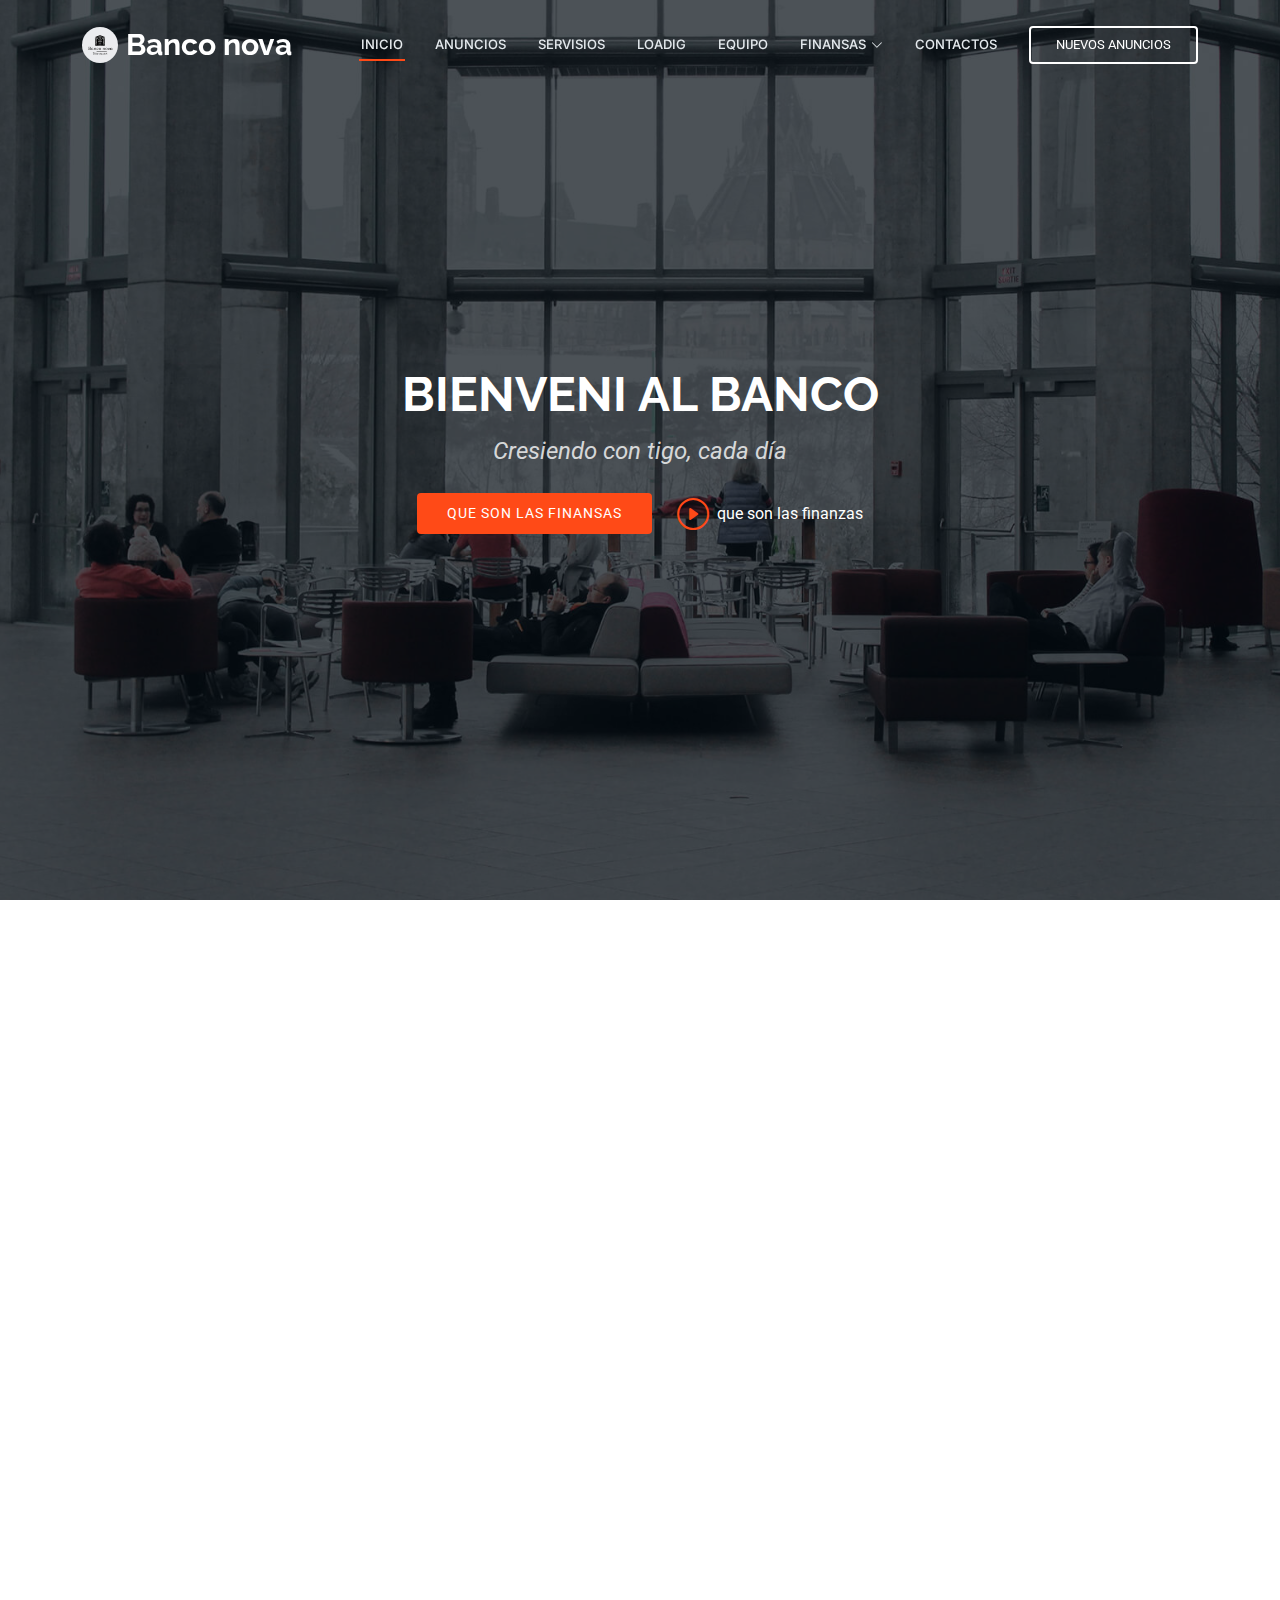
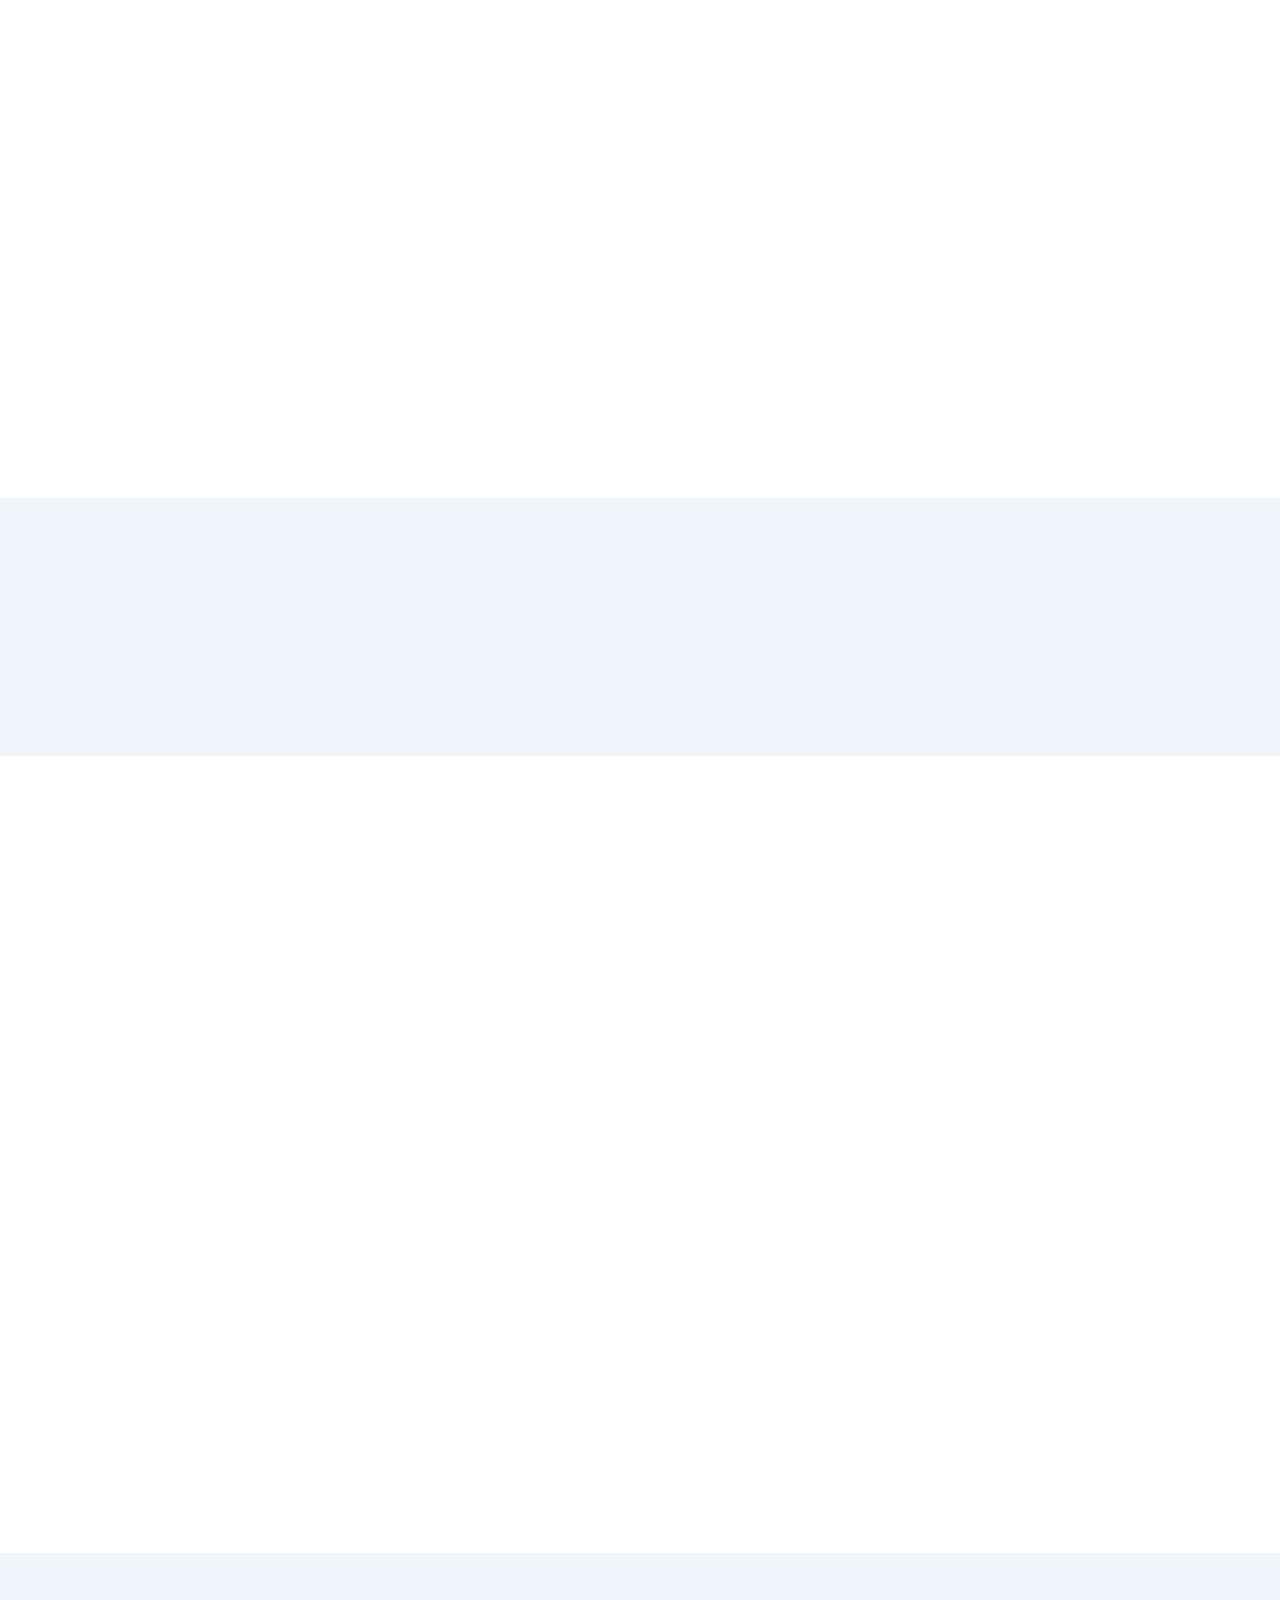
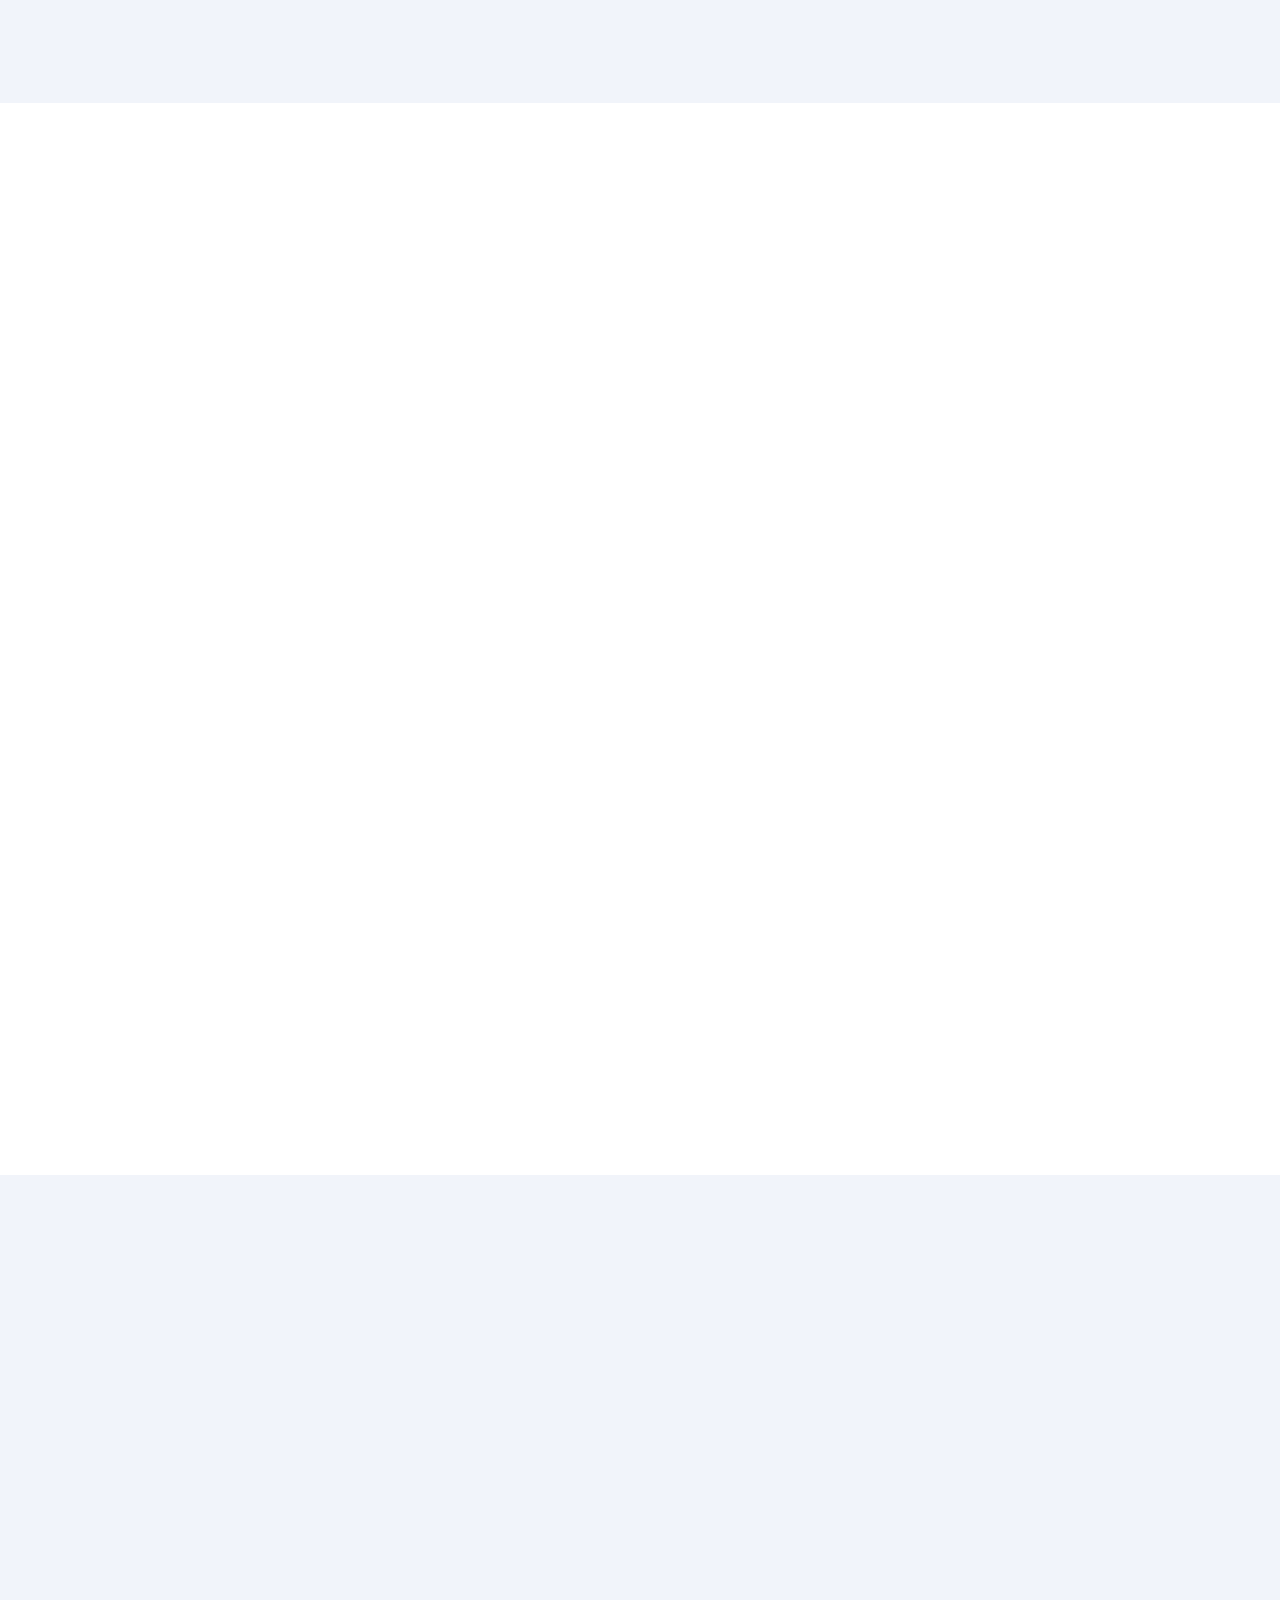
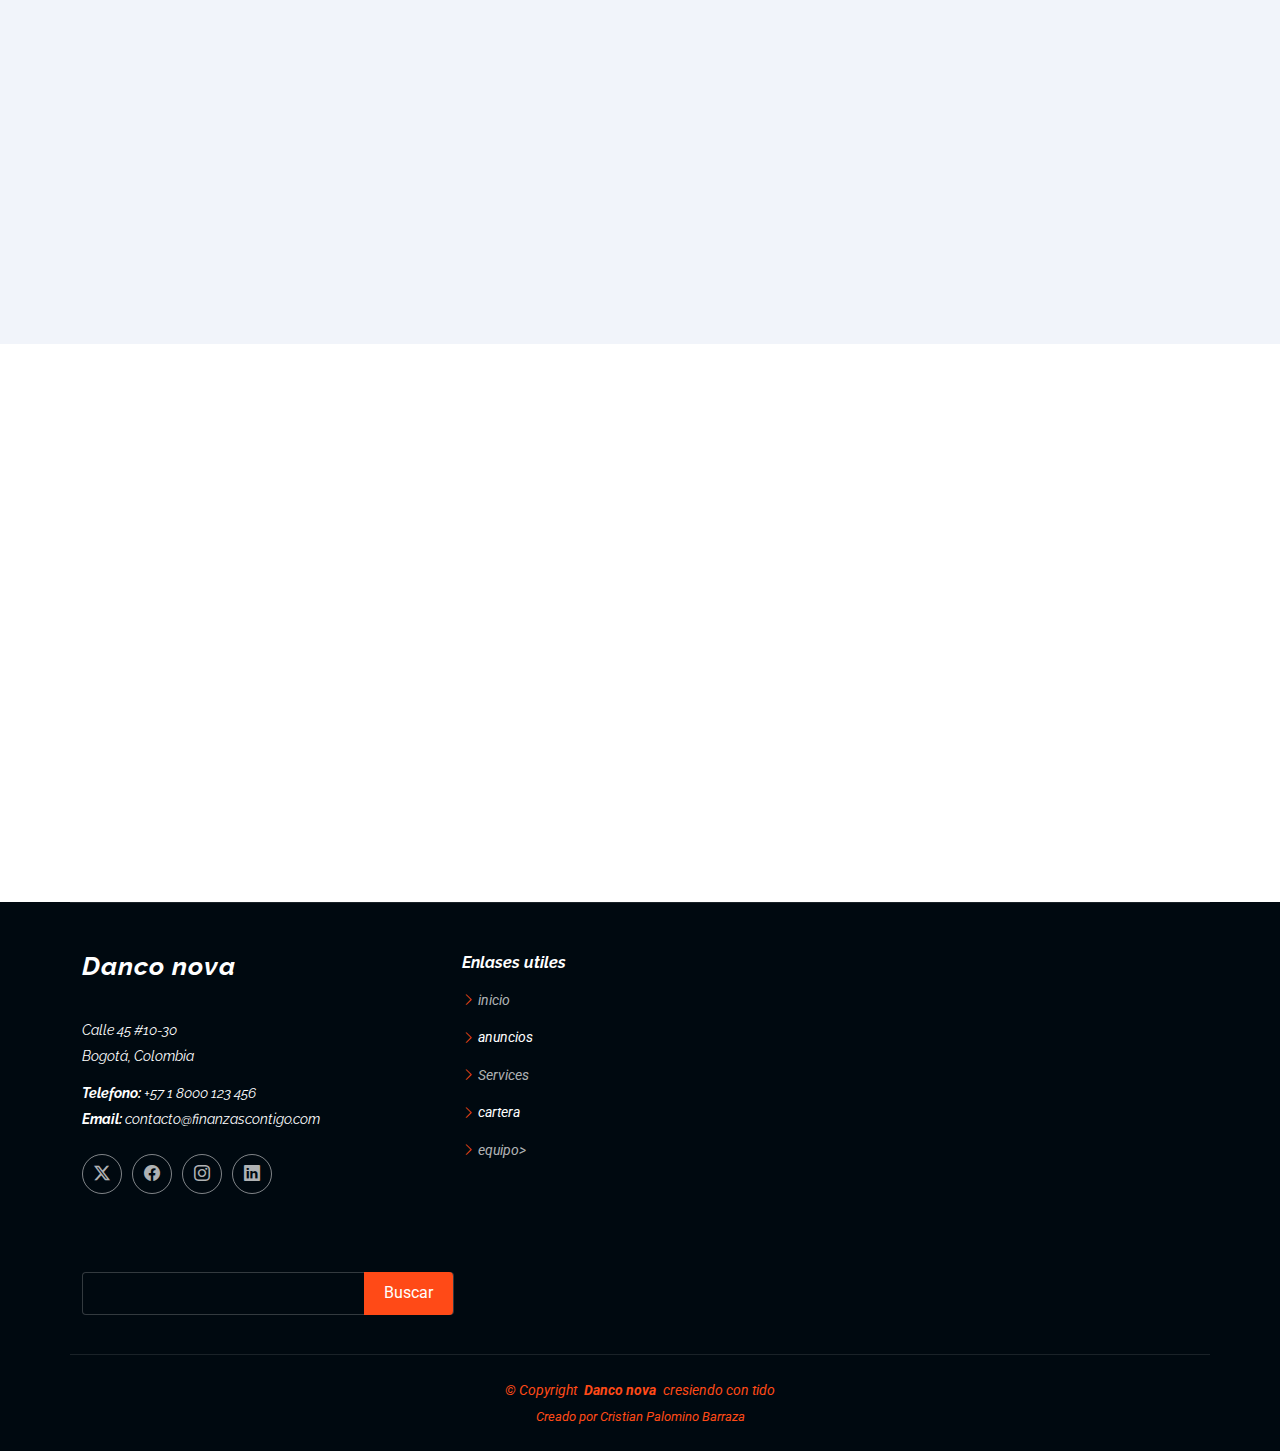
<file: tarea de finanza-programación/index.html>
<!DOCTYPE html>
<html lang="en">

<head>
  <meta charset="utf-8">
  <meta content="width=device-width, initial-scale=1.0" name="viewport">
  <title>finasa y banca</title>
  <meta name="description" content="">
  <meta name="keywords" content="">

  <!-- Favicons -->
  <link href="assets/img/favicon.png" rel="icon">
  <link href="assets/img/apple-touch-icon.png" rel="apple-touch-icon">

  <!-- Fonts -->
  <link href="https://fonts.googleapis.com" rel="preconnect">
  <link href="https://fonts.gstatic.com" rel="preconnect" crossorigin>
  <link href="https://fonts.googleapis.com/css2?family=Roboto:ital,wght@0,100;0,300;0,400;0,500;0,700;0,900;1,100;1,300;1,400;1,500;1,700;1,900&family=Raleway:ital,wght@0,100;0,200;0,300;0,400;0,500;0,600;0,700;0,800;0,900;1,100;1,200;1,300;1,400;1,500;1,600;1,700;1,800;1,900&family=Inter:wght@100;200;300;400;500;600;700;800;900&display=swap" rel="stylesheet">

  <!-- Vendor CSS Files -->
  <link href="assets/vendor/bootstrap/css/bootstrap.min.css" rel="stylesheet">
  <link href="assets/vendor/bootstrap-icons/bootstrap-icons.css" rel="stylesheet">
  <link href="assets/vendor/aos/aos.css" rel="stylesheet">
  <link href="assets/vendor/glightbox/css/glightbox.min.css" rel="stylesheet">
  <link href="assets/vendor/swiper/swiper-bundle.min.css" rel="stylesheet">

  <!-- Main CSS File -->
  <link href="assets/css/main.css" rel="stylesheet">

  <!-- =======================================================
  * Template Name: Dewi
  * Template URL: https://bootstrapmade.com/dewi-free-multi-purpose-html-template/
  * Updated: Aug 07 2024 with Bootstrap v5.3.3
  * Author: BootstrapMade.com
  * License: https://bootstrapmade.com/license/
  ======================================================== -->
</head>

<body class="index-page">

  <header id="header" class="header d-flex align-items-center fixed-top">
    <div class="container-fluid container-xl position-relative d-flex align-items-center">

      <a href="index.html" class="logo d-flex align-items-center me-auto">
        <!-- Uncomment the line below if you also wish to use an image logo -->
        <!-- <img src="assets/img/logo.png" alt=""> -->
         <img  style="width: 100; height: 100; border-radius: 50px;" src="img/logo del banco.png" alt="">
        <h1 class="sitename">Banco nova</h1>
      </a>

      <nav id="navmenu" class="navmenu">
        <ul>
          <li><a href="#hero" class="active">inicio</a></li>
          <li><a href="#about">anuncios</a></li>
          <li><a href="#services">Servisios</a></li>
          <li><a href="http://127.0.0.1:3000/tarea de finanza-programación/loading2.html">loadig</a></li>
          <li><a href="#team">equipo</a></li>
          <li class="dropdown"><a href="http://127.0.0.1:3000/tarea de finanza-programación/finanzas.html"><span>finansas</span> <i class="bi bi-chevron-down toggle-dropdown"></i></a>
            <ul>
              <li><a href="#">mercado</a></li>
              <li class="dropdown"><a href="#"><span></span> <i class="bi bi-chevron-down toggle-dropdown"></i></a>
                <ul>
                  
                </ul>
              </li>
              
            </ul>
          </li>
          <li><a href="#contact">contactos</a></li>
        </ul>
        <i class="mobile-nav-toggle d-xl-none bi bi-list"></i>
      </nav>

      <a class="cta-btn" href="index.html#about">Nuevos anuncios</a>

    </div>
  </header>

  <main class="main">

    <!-- Hero Section -->
    <section id="hero" class="hero section dark-background">

      <img src="assets/img/hero-bg.jpg" alt="" data-aos="fade-in">

      <div class="container d-flex flex-column align-items-center">
        <h2 data-aos="fade-up" data-aos-delay="100">Bienveni al banco</h2>
        <p data-aos="fade-up" data-aos-delay="200"><em>Cresiendo con tigo, cada día </em></p>
        <div class="d-flex mt-4" data-aos="fade-up" data-aos-delay="300">
          <a href="#about" class="btn-get-started">que son las finansas</a>
          <a href="https://www.youtube.com/watch?v=Y7f98aduVJ8" class="glightbox btn-watch-video d-flex align-items-center"><i class="bi bi-play-circle"></i><span>que son las finanzas</span></a>
        </div>
      </div>

    </section><!-- /Sección de héroe -->

    <!--Acerca de la sección -->
    <section id="about" class="about section">

      <div class="container">

        <div class="row gy-4">
          <div class="col-lg-6" data-aos="fade-up" data-aos-delay="100">
            <h3>Anuncios importantes </h3>
            <img src="assets/img/about.jpg" class="img-fluid rounded-4 mb-4" alt="">
            <p>Estamos trabajando en el desarrollo de nuestra nueva <strong>app móvil</strong> para que puedas acceder a todos nuestros servicios bancarios desde cualquier lugar.
              <br><br>
               Será <strong>rápida, segura y fácil de usar</strong>. Por ahora, puedes seguir utilizando esta página web como siempre..</p>
            <p><em>Gracias por confiar en nosotros mientras seguimos innovando para ti.</p>
          </div>
          <div class="col-lg-6" data-aos="fade-up" data-aos-delay="250">
            <div class="content ps-0 ps-lg-5">
              <p class="fst-italic">Estas paginas te ayudaran a invertir tu dinero  </p>
              <ul>
                <li><i class="bi bi-check-circle-fill"></i> <a href="https://surl.li/vznrky"><span>admirals</span></a></li>
                <li><i class="bi bi-check-circle-fill"></i> <a href="https://surl.li/ofbtqr"><span>iq option</span></a></li>
                <li><i class="bi bi-check-circle-fill"></i> <a href="tps://www.msn.com/es-co/dinero/mi-portafolio?id=avyma2&tab=Markets&ocid=msedgntp&cvid=4c61536bdd4646f9b7482ff3523f615e"><span>msn</span></a></li>
              </ul>
              <p>
                
              </p>

              <div class="position-relative mt-4">
                <img src="img/finazas.jpg" class="img-fluid rounded-4" alt="">
                <a href="https://youtu.be/dUiZ5is-Chw?si=I4tPoh6Ap_d0qAr1" class="glightbox pulsating-play-btn"></a>
              </div>
            </div>
          </div>
        </div>

      </div>

    </section><!-- /Acerca de la sección -->

    <!-- Stats Section -->
    <section id="stats" class="stats section light-background">

      <div class="container" data-aos="fade-up" data-aos-delay="100">

        <div class="row gy-4">

          <div class="col-lg-3 col-md-6">
            <div class="stats-item d-flex align-items-center w-100 h-100">
              <i class="bi bi-emoji-smile color-blue flex-shrink-0"></i>
              <div>
                <span data-purecounter-start="0" data-purecounter-end="232" data-purecounter-duration="1" class="purecounter"></span>
                <p>clientes felises</p>
              </div>
            </div>
          </div><!-- End Stats Item -->

          <div class="col-lg-3 col-md-6">
            <div class="stats-item d-flex align-items-center w-100 h-100">
              <i class="bi bi-journal-richtext color-orange flex-shrink-0"></i>
              <div>
                <span data-purecounter-start="0" data-purecounter-end="521" data-purecounter-duration="1" class="purecounter"></span>
                <p>Proyectis</p>
              </div>
            </div>
          </div><!-- End Stats Item -->

          <div class="col-lg-3 col-md-6">
            <div class="stats-item d-flex align-items-center w-100 h-100">
              <i class="bi bi-headset color-green flex-shrink-0"></i>
              <div>
                <span data-purecounter-start="0" data-purecounter-end="1463" data-purecounter-duration="1" class="purecounter"></span>
                <p>Horas de soporte</p>
              </div>
            </div>
          </div><!-- End Stats Item -->

          <div class="col-lg-3 col-md-6">
            <div class="stats-item d-flex align-items-center w-100 h-100">
              <i class="bi bi-people color-pink flex-shrink-0"></i>
              <div>
                <span data-purecounter-start="0" data-purecounter-end="15" data-purecounter-duration="1" class="purecounter"></span>
                <p>Acesores</p>
              </div>
            </div>
          </div><!-- End Stats Item -->

        </div>

      </div>

    </section><!-- /Stats Section -->

    <!-- Services Section -->
    <section id="services" class="services section">

      <!-- Section Title -->
      <div class="container section-title" data-aos="fade-up">
        <h2>Services</h2>
        <p>prinsipales servisios<br></p>
      </div><!-- End Section Title -->

      <div class="container" data-aos="fade-up" data-aos-delay="100">

        <div class="row gy-5">

          <div class="col-xl-4 col-md-6" data-aos="zoom-in" data-aos-delay="200">
            <div class="service-item">
              <div class="img">
                <img src="img/movimiento.avif" class="img-fluid" alt="">
              </div>
              <div class="details position-relative">
                <div class="icon">
                  <i class="bi bi-activity"></i>
                </div>
                <a href="service-details.html" class="stretched-link">
                  <h3>Consulta de saldos y movimientos</h3>
                </a>
                <p>Permite a los clientes revisar en tiempo real el estado de sus cuentas bancarias, tarjetas y transacciones recientes. Es esencial para llevar un control de gastos y prevenir fraudes.</p>
              </div>
            </div>
          </div><!-- End Service Item -->

          <div class="col-xl-4 col-md-6" data-aos="zoom-in" data-aos-delay="300">
            <div class="service-item">
              <div class="img">
                <img src="img/pagos.jpg" class="img-fluid" alt="">
              </div>
              <div class="details position-relative">
                <div class="icon">
                  <i class="bi bi-broadcast"></i>
                </div>
                <a href="service-details.html" class="stretched-link">
                  <h3>Transferencias y pagos </h3>
                </a>
                <p>los usuarios pueden hacer transferencias entre cuentas propias o de terceros, pagar servicios públicos, recargar móviles o saldar tarjetas de crédito. Es uno de los usos más frecuentes y convenientes.</p>
              </div>
            </div>
          </div><!-- End Service Item -->

          <div class="col-xl-4 col-md-6" data-aos="zoom-in" data-aos-delay="400">
            <div class="service-item">
              <div class="img">
                <img src="img/solicitud.jpg" class="img-fluid" alt="">
              </div>
              <div class="details position-relative">
                <div class="icon">
                  <i class="bi bi-easel"></i>
                </div>
                <a href="service-details.html" class="stretched-link">
                  <h3>Solicitud y gestión de productos financieros</h3>
                </a>
                <p>La web permite solicitar préstamos, tarjetas de crédito, abrir cuentas o contratar productos de inversión, sin necesidad de ir a una sucursal. Esto agiliza los procesos y mejora la experiencia del cliente.</p>
              </div>
            </div>
          </div><!-- End Service Item -->

        </div>

      </div>

    </section><!-- /Services Section -->

    <!-- marcas patrocinadas  -->
    <section id="clients" class="clients section light-background">

      <div class="container" data-aos="fade-up">

        <div class="row gy-4">

          <div class="col-xl-2 col-md-3 col-6 client-logo">
            <img src="img/audi.jpg" class="img-fluid" alt="">
          </div><!-- audi -->

          <div class="col-xl-2 col-md-3 col-6 client-logo">
            <img src="img/lenovo.jpg" class="img-fluid" alt="">
          </div><!-- lenovo -->

          <div class="col-xl-2 col-md-3 col-6 client-logo">
            <img src="img/Starbucks.webp" class="img-fluid" alt="">
          </div><!-- Starbucks -->

          <div class="col-xl-2 col-md-3 col-6 client-logo">
            <a href="https://n9.cl/eg1wk"></a>
            <img src="img/marriott.png" class="img-fluid" alt="">
          </div><!-- Marriott -->

          <div class="col-xl-2 col-md-3 col-6 client-logo">
            <img src="img/samsung.png" class="img-fluid" alt="">
          </div><!-- samsung-->

          <div class="col-xl-2 col-md-3 col-6 client-logo">
            <a href="https://www.bmw.com"><img src="img/BMW.jpg" class="img-fluid"  alt=""></a>
            
          </div><!-- End Client Item -->

        </div>

      </div>

    </section><!-- /Clients Section -->

    <!-- barra de ensima del la historia del banco -->
    <section id="features" class="features section">

      <div class="container">

        <ul class="nav nav-tabs row  d-flex" data-aos="fade-up" data-aos-delay="100">
          <li class="nav-item col-3">
            <a class="nav-link active show" data-bs-toggle="tab" data-bs-target="#features-tab-1">
              <i class="bi bi-binoculars"></i>
              <h4 class="d-none d-lg-block">historia del banc</h4>
            </a>
          </li>
          <li class="nav-item col-3">
            <a class="nav-link" data-bs-toggle="tab" data-bs-target="#features-tab-2">
              <i class="bi bi-box-seam"></i>
              <h4 class="d-none d-lg-block">proximos proyectos</h4>
            </a>
          </li>
          <li class="nav-item col-3">
            <a class="nav-link" data-bs-toggle="tab" data-bs-target="#features-tab-3">
              <i class="bi bi-brightness-high"></i>
              <h4 class="d-none d-lg-block">detalles de prestanos</h4>
            </a>
          </li>
          <li class="nav-item col-3">
            <a class="nav-link" data-bs-toggle="tab" data-bs-target="#features-tab-4">
              <i class="bi bi-command"></i>
              <h4 class="d-none d-lg-block">tu negosio</h4>
            </a>
          </li>
        </ul><!--historia banco -->

        <div class="tab-content" data-aos="fade-up" data-aos-delay="200">

          <div class="tab-pane fade active show" id="features-tab-1">
            <div class="row">
              <div class="col-lg-6 order-2 order-lg-1 mt-3 mt-lg-0">
                <h4>Historia del banco</h4>
                <p class="fst-italic">
                 Todo comenzó el 6 de noviembre de 2005, cuando un pequeño grupo de emprendedores financieros decidió desafiar el status quo del sistema bancario tradicional. Así nació Banco Nova, una institución que no solo buscaba ofrecer servicios financieros, sino reinventar la relación entre las personas y su dinero.

Con una visión clara: "La banca del futuro comienza hoy", Banco Nova se estableció con una propuesta diferente: cercanía, transparencia y soluciones reales para personas reales. En sus primeros años, funcionó desde una modesta oficina con apenas una decena de empleados, pero con una energía imparable.

A diferencia de los bancos convencionales de la época, Banco Nova fue pionero en banca digital accesible, productos sin letras pequeñas y un enfoque centrado en el cliente. Mientras otros imponían barreras, Nova tendía puentes.

Durante la década de 2010, Nova se consolidó como uno de los bancos más innovadores del país. Lanzó plataformas móviles cuando aún eran una novedad, ofreció microcréditos a emprendedores locales y creó espacios educativos para fomentar la cultura financiera entre sus clientes.

En 2020, en medio de una época de incertidumbre global, Banco Nova reafirmó su compromiso con las personas, implementando soluciones tecnológicas inclusivas y flexibilizando sus productos para apoyar a quienes más lo necesitaban.

Hoy, con miles de clientes y una red en expansión, Banco Nova es sinónimo de evolución, confianza y visión de futuro. Pero sigue fiel a su origen: un banco hecho para la gente, no solo para los números.
                </p>
                <h3>Fundador y miembord del banco </h3>
                <ul>
                  <li><i class="bi bi-check2-all"></i>
                    <spab>Ozcar Meza</spab>
                  </li>
                  <li><i class="bi bi-check2-all"></i> <span></span>inversins y asosiados.ACS</li>
                  <li><i class="bi bi-check2-all"></i> <span>Benjamin Graham.ACS</span></li>
                </ul>
                <p>
                  
              </div>
              <div class="col-lg-6 order-1 order-lg-2 text-center">
                <img src="img/banconova.png" alt="" class="img-fluid">
              </div>
            </div>
          </div><!-- fin historia  -->

          <div class="tab-pane fade" id="features-tab-2">
            <div class="row">
              <div class="col-lg-6 order-2 order-lg-1 mt-3 mt-lg-0">
                <h>proyectos en implementar</h3>
                  <h5>objetivo</h5>
                <p>
                  Diseñar e implementar proyectos prácticos orientados a fortalecer el conocimiento y la aplicación de conceptos financieros y bancarios, permitiendo el análisis, la toma de decisiones y la educación financiera en contextos reales o simulados.
                </p>
                <ul>
                  <li><i class="bi bi-check2-all"></i> <span>Simulador de Crédito Bancario</span></li>
                  <li><i class="bi bi-check2-all"></i> <span>Control Financiero Personal </span></li>
                  <li><i class="bi bi-check2-all"></i> <span></span>Programa de Microcréditos Rurales</li>
                  <li><i class="bi bi-check2-all"></i> <span> Banco Comunitario o Cooperativa de Ahorro Local</span></li>
                </ul>
              </div>
              <div class="col-lg-6 order-1 order-lg-2 text-center">
                <img src="img/img proyectos.jpg" alt="" class="img-fluid">
              </div>
            </div>
          </div><!-- End Tab Content Item -->

          <div class="tab-pane fade" id="features-tab-3">
            <div class="row">
              <div class="col-lg-6 order-2 order-lg-1 mt-3 mt-lg-0">
                <h3>Tipos de Préstamos Disponibles</h3>
                  <ul>
                    <li><i class="bi bi-check2-all"></i> <span>Personal</span></li>
                    <li><i class="bi bi-check2-all"></i> <span>Agropecuario "para campesinos"</span></li>
                    <li><i class="bi bi-check2-all"></i> <span>Para pequeños negocios,etc..</span></li>
                  </ul>
                  <h4>Monto y Plazo</h4>
                  <p>por el momento tenemos un monto de Desde $500.000 hasta $50.000.000 y por politicas del  banco solo seda Plazos de pago desde 6 a 60 meses, dependiendo del prestamo que se realizan</p>
                <p class="fst-italic">
                  se puede obtener mas information en este sitio <a href="http://127.0.0.1:5500/tarea%20de%20finanza-programaci%C3%B3n/prestamos.html#">mas"</a>
                </p>
              </div>
              <div class="col-lg-6 order-1 order-lg-2 text-center">
                <img src="assets/img/working-3.jpg" alt="" class="img-fluid">
              </div>
            </div>
          </div><!-- End Tab Content Item -->

          <div class="tab-pane fade" id="features-tab-4">
            <div class="row">
              <div class="col-lg-6 order-2 order-lg-1 mt-3 mt-lg-0">
                <h3>ayudas para tu negosio que apenas esta empezando</h3>
                <p>
                 Sabemos lo que significa empezar un negocio desde cero: ideas, esfuerzo, incertidumbre... Por eso, en nuestro banco te acompañamos desde el principio con soluciones reales que te ayudan a crecer paso a paso y para esto te ofrecemos como emprendedor. 
                </p>
                <ul>
                  <li><i class="bi bi-check2-all"></i> <span>Financiamiento accesible</span></li>
                  <li><i class="bi bi-check2-all"></i> <span>Cuenta empresarial</span></li>
                  <li><i class="bi bi-check2-all"></i> <span>Acompañamiento y formación</span></li>
                  <li><i class="bi bi-check2-all"></i> <span>Seguros para proteger tu esfuerzo</span></li>
                </ul>
              </div>

              <p> si deseas más informacion consulta esta linea telefonica: 310 395 6017</p>

              <div class="col-lg-6 order-1 order-lg-2 text-center">
                <img src="assets/img/working-4.jpg" alt="" class="img-fluid">
              </div>
            </div>
          </div><!-- End Tab Content Item -->

        </div>

      </div>

    </section><!-- /Features Section -->

    <!-- Services 2 Section -->
    <section id="services-2" class="services-2 section light-background">

      

    </section><!-- /Testimonials Section -->

    <!-- Portfolio Section -->
   <!-- /Portfolio Section -->

    <!-- Team Section -->
    <section id="team" class="team section light-background">

      <!-- mi equipo -->
      <div class="container section-title" data-aos="fade-up">
        <h2>equipo</h2>
        <p>Este es nuestro personal</p>
      </div><!-- End Section Title -->

      <div class="container">

        <div class="row gy-5">

          <div class="col-lg-4 col-md-6" data-aos="fade-up" data-aos-delay="100">
            <div class="member">
              <div class="pic"><img src="assets/img/team/team-1.jpg" class="img-fluid" alt=""></div>
              <div class="member-info">
                <h4>Walter White</h4>
                <span>Area contable</span>
                <div class="social">
                  <a href=""><i class="bi bi-twitter-x"></i></a>
                  <a href=""><i class="bi bi-facebook"></i></a>
                  <a href=""><i class="bi bi-instagram"></i></a>
                  <a href=""><i class="bi bi-linkedin"></i></a>
                </div>
              </div>
            </div>
          </div><!-- End Team Member -->

          <div class="col-lg-4 col-md-6" data-aos="fade-up" data-aos-delay="200">
            <div class="member">
              <div class="pic"><img src="assets/img/team/team-2.jpg" class="img-fluid" alt=""></div>
              <div class="member-info">
                <h4>Sarah Jhonson</h4>
                <span>Atención al cliente</span>
                <div class="social">
                  <a href=""><i class="bi bi-twitter-x"></i></a>
                  <a href=""><i class="bi bi-facebook"></i></a>
                  <a href=""><i class="bi bi-instagram"></i></a>
                  <a href=""><i class="bi bi-linkedin"></i></a>
                </div>
              </div>
            </div>
          </div><!-- End Team Member -->

          <div class="col-lg-4 col-md-6" data-aos="fade-up" data-aos-delay="300">
            <div class="member">
              <div class="pic"><img src="assets/img/team/team-3.jpg" class="img-fluid" alt=""></div>
              <div class="member-info">
                <h4>William Anderson</h4>
                <span>Asesor Integral de Servicios Financieros</span>
                <div class="social">
                  <a href=""><i class="bi bi-twitter-x"></i></a>
                  <a href=""><i class="bi bi-facebook"></i></a>
                  <a href=""><i class="bi bi-instagram"></i></a>
                  <a href=""><i class="bi bi-linkedin"></i></a>
                </div>
              </div>
            </div>
          </div><!-- End Team Member -->

        </div>

      </div>

    </section><!-- /Team Section -->

    <!-- Contact Section -->
    <section id="contact" class="contact section">

      <!-- Section Title -->
      <div class="container section-title" data-aos="fade-up">
        <h2>Contact</h2>
        <p></p>
      </div><!-- End Section Title -->

      <div class="container" data-aos="fade-up" data-aos-delay="100">

        <div class="row gy-4">
          <div class="col-lg-6 ">
            <div class="row gy-4">

              <div class="col-lg-12">
                <div class="info-item d-flex flex-column justify-content-center align-items-center" data-aos="fade-up" data-aos-delay="200">
                  <i class="bi bi-geo-alt"></i>
                  <h3>Direccion</h3>
                  <p>Calle 45 #10-30, Bogotá, Colombia</p>
                </div>
              </div><!-- End Info Item -->

              <div class="col-md-6">
                <div class="info-item d-flex flex-column justify-content-center align-items-center" data-aos="fade-up" data-aos-delay="300">
                  <i class="bi bi-telephone"></i>
                  <h3>Numero telefonico</h3>
                  <p>+57 1 8000 123 456</p>
                </div>
              </div><!-- End Info Item -->

              <div class="col-md-6">
                <div class="info-item d-flex flex-column justify-content-center align-items-center" data-aos="fade-up" data-aos-delay="400">
                  <i class="bi bi-envelope"></i>
                  <h3>Email</h3>
                  <p>contacto@finanzascontigo.com</p>
                </div>
              </div><!-- End Info Item -->

            </div>
          </div>

          <div class="col-lg-6">
            <form action="forms/contact.php" method="post" class="php-email-form" data-aos="fade-up" data-aos-delay="500">
              <div class="row gy-4">

                <div class="col-md-6">
                  <input type="text" name="name" class="form-control" placeholder="nombre" required="">
                </div>

                <div class="col-md-6 ">
                  <input type="email" class="form-control" name="email" placeholder="Email" required="">
                </div>

                <div class="col-md-12">
                  <input type="text" class="form-control" name="subject" placeholder="Asunto" required="">
                </div>

                <div class="col-md-12">
                  <textarea class="form-control" name="message" rows="4" placeholder="Mensaje" required=""></textarea>
                </div>

                <div class="col-md-12 text-center">
                  <div class="loading">Loading</div>
                  <div class="error-message"></div>
                  <div class="sent-message">Your message has been sent. Thank you!</div>

                  <button type="submit">Emviar</button>
                </div>

              </div>
            </form>
          </div><!-- End Contact Form -->

        </div>

      </div>

    </section><!-- /Contact Section -->

  </main>

  <footer id="footer" class="footer dark-background">

    <div class="container footer-top">
      <div class="row gy-4">
        <div class="col-lg-4 col-md-6 footer-about">
          <a href="index.html" class="logo d-flex align-items-center">
            <span class="sitename">Danco nova</span>
          </a>
          <div class="footer-contact pt-3">
            <p>Calle 45 #10-30</p>
            <p>Bogotá, Colombia</p>
            <p class="mt-3"><strong>Telefono:</strong> <span>+57 1 8000 123 456</span></p>
            <p><strong>Email:</strong> <span>contacto@finanzascontigo.com</span></p>
          </div>
          <div class="social-links d-flex mt-4">
            <a href=""><i class="bi bi-twitter-x"></i></a>
            <a href=""><i class="bi bi-facebook"></i></a>
            <a href=""><i class="bi bi-instagram"></i></a>
            <a href=""><i class="bi bi-linkedin"></i></a>
          </div>
        </div>

        <div class="col-lg-2 col-md-3 footer-links">
          <h4>Enlases  utiles</h4>
          <ul>
            <li><i class="bi bi-chevron-right"></i> <a href="#">inicio</a></li>
            <li><i class="bi bi-chevron-right"></i> <a href="#"></a>anuncios</li>
            <li><i class="bi bi-chevron-right"></i> <a href="#">Services</a></li>
            <li><i class="bi bi-chevron-right"></i> <a href="#"></a>cartera</li>
            <li><i class="bi bi-chevron-right"></i> <a href="#">equipo></li>
          </ul>
        </div>

        

        <div class="col-lg-4 col-md-12 footer-newsletter">
          <form action="forms/newsletter.php" method="post" class="php-email-form">
            <div class="newsletter-form"><input type="email" name="email"><input type="submit" value="Buscar"></div>
            <div class="loading">Loading</div>
            <div class="error-message"></div>
            <div class="sent-message"></div>
          </form>
        </div>

      </div>
    </div>

    <div class="container copyright text-center mt-4">
      <p>© <span>Copyright</span> <strong class="px-1 sitename">Danco nova</strong> <span>cresiendo con tido</span></p>
      <div class="credits">
        <!-- All the links in the footer should remain intact. -->
        <!-- You can delete the links only if you've purchased the pro version. -->
        <!-- Licensing information: https://bootstrapmade.com/license/ -->
        <!-- Purchase the pro version with working PHP/AJAX contact form: [buy-url] -->
        Creado por <a href="https://bootstrapmade.com/">Cristian Palomino Barraza</a>
      </div>
    </div>

  </footer>

  <!-- Scroll Top -->
  <a href="#" id="scroll-top" class="scroll-top d-flex align-items-center justify-content-center"><i class="bi bi-arrow-up-short"></i></a>

  <!-- Preloader -->
  <div id="preloader"></div>

  <!-- Vendor JS Files -->
  <script src="assets/vendor/bootstrap/js/bootstrap.bundle.min.js"></script>
  <script src="assets/vendor/php-email-form/validate.js"></script>
  <script src="assets/vendor/aos/aos.js"></script>
  <script src="assets/vendor/glightbox/js/glightbox.min.js"></script>
  <script src="assets/vendor/purecounter/purecounter_vanilla.js"></script>
  <script src="assets/vendor/swiper/swiper-bundle.min.js"></script>
  <script src="assets/vendor/imagesloaded/imagesloaded.pkgd.min.js"></script>
  <script src="assets/vendor/isotope-layout/isotope.pkgd.min.js"></script>

  <!-- Main JS File -->
  <script src="assets/js/main.js"></script>

</body>

</html>
</file>
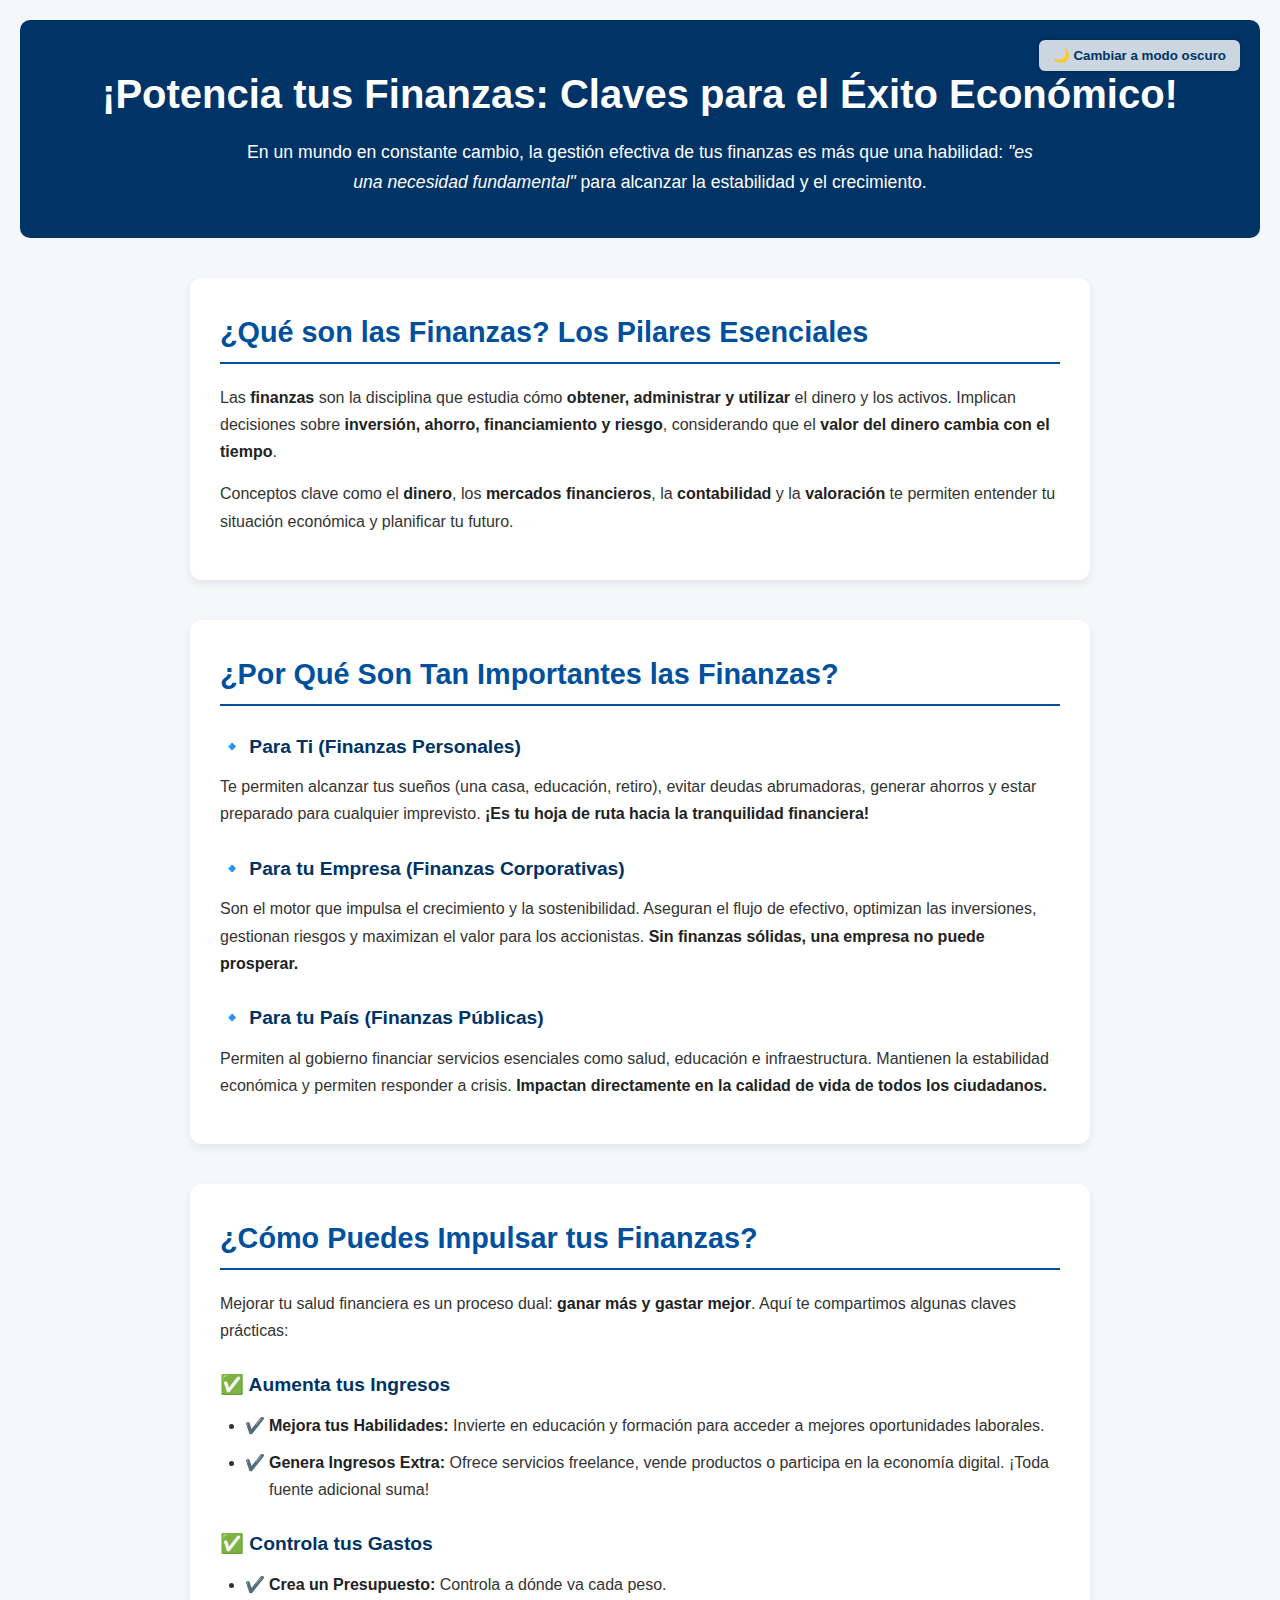
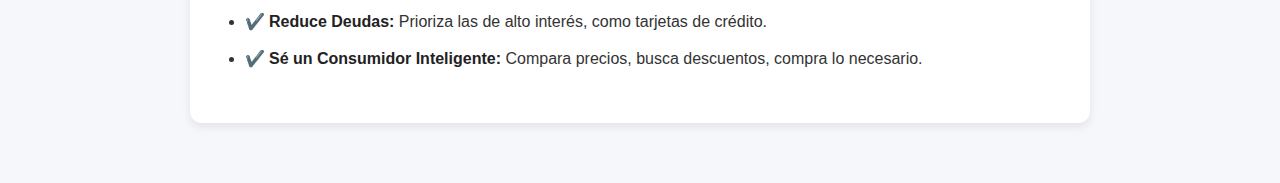
<file: tarea de finanza-programación/finanzas.html>
<!DOCTYPE html>
<html lang="es">
<head>
  <meta charset="UTF-8" />
  <meta name="viewport" content="width=device-width, initial-scale=1.0" />
  <title>Potencia tus Finanzas</title>
  <link rel="stylesheet" href="finazas.css"/>
</head>
<body>

  <header>
    <button id="toggleMode">🌙 Cambiar a modo oscuro</button>
    <h1>¡Potencia tus Finanzas: Claves para el Éxito Económico!</h1>
    <p>En un mundo en constante cambio, la gestión efectiva de tus finanzas es más que una habilidad: <i>"es una necesidad fundamental"</i> para alcanzar la estabilidad y el crecimiento.</p>
  </header>

  <section>
    <h2>¿Qué son las Finanzas? Los Pilares Esenciales</h2>
    <p>Las <strong>finanzas</strong> son la disciplina que estudia cómo <strong>obtener, administrar y utilizar</strong> el dinero y los activos. Implican decisiones sobre <strong>inversión, ahorro, financiamiento y riesgo</strong>, considerando que el <strong>valor del dinero cambia con el tiempo</strong>.</p>
    <p>Conceptos clave como el <strong>dinero</strong>, los <strong>mercados financieros</strong>, la <strong>contabilidad</strong> y la <strong>valoración</strong> te permiten entender tu situación económica y planificar tu futuro.</p>
  </section>

  <section>
    <h2>¿Por Qué Son Tan Importantes las Finanzas?</h2>

    <h3>🔹 Para Ti (Finanzas Personales)</h3>
    <p>Te permiten alcanzar tus sueños (una casa, educación, retiro), evitar deudas abrumadoras, generar ahorros y estar preparado para cualquier imprevisto. <strong>¡Es tu hoja de ruta hacia la tranquilidad financiera!</strong></p>

    <h3>🔹 Para tu Empresa (Finanzas Corporativas)</h3>
    <p>Son el motor que impulsa el crecimiento y la sostenibilidad. Aseguran el flujo de efectivo, optimizan las inversiones, gestionan riesgos y maximizan el valor para los accionistas. <strong>Sin finanzas sólidas, una empresa no puede prosperar.</strong></p>

    <h3>🔹 Para tu País (Finanzas Públicas)</h3>
    <p>Permiten al gobierno financiar servicios esenciales como salud, educación e infraestructura. Mantienen la estabilidad económica y permiten responder a crisis. <strong>Impactan directamente en la calidad de vida de todos los ciudadanos.</strong></p>
  </section>

  <section>
    <h2>¿Cómo Puedes Impulsar tus Finanzas?</h2>
    <p>Mejorar tu salud financiera es un proceso dual: <strong>ganar más y gastar mejor</strong>. Aquí te compartimos algunas claves prácticas:</p>

    <h3>✅ Aumenta tus Ingresos</h3>
    <ul>
      <li><strong>Mejora tus Habilidades:</strong> Invierte en educación y formación para acceder a mejores oportunidades laborales.</li>
      <li><strong>Genera Ingresos Extra:</strong> Ofrece servicios freelance, vende productos o participa en la economía digital. ¡Toda fuente adicional suma!</li>
    </ul>

    <h3>✅ Controla tus Gastos</h3>
    <ul>
      <li><strong>Crea un Presupuesto:</strong> Controla a dónde va cada peso.</li>
      <li><strong>Reduce Deudas:</strong> Prioriza las de alto interés, como tarjetas de crédito.</li>
      <li><strong>Sé un Consumidor Inteligente:</strong> Compara precios, busca descuentos, compra lo necesario.</li>
    </ul>
  </section>

  <script>
    const toggleBtn = document.getElementById('toggleMode');
    toggleBtn.addEventListener('click', () => {
      document.body.classList.toggle('dark-mode');
      if (document.body.classList.contains('dark-mode')) {
        toggleBtn.textContent = '☀️ Cambiar a modo claro';
      } else {
        toggleBtn.textContent = '🌙 Cambiar a modo oscuro';
      }
    });
  </script>
</body>
</html>
</file>
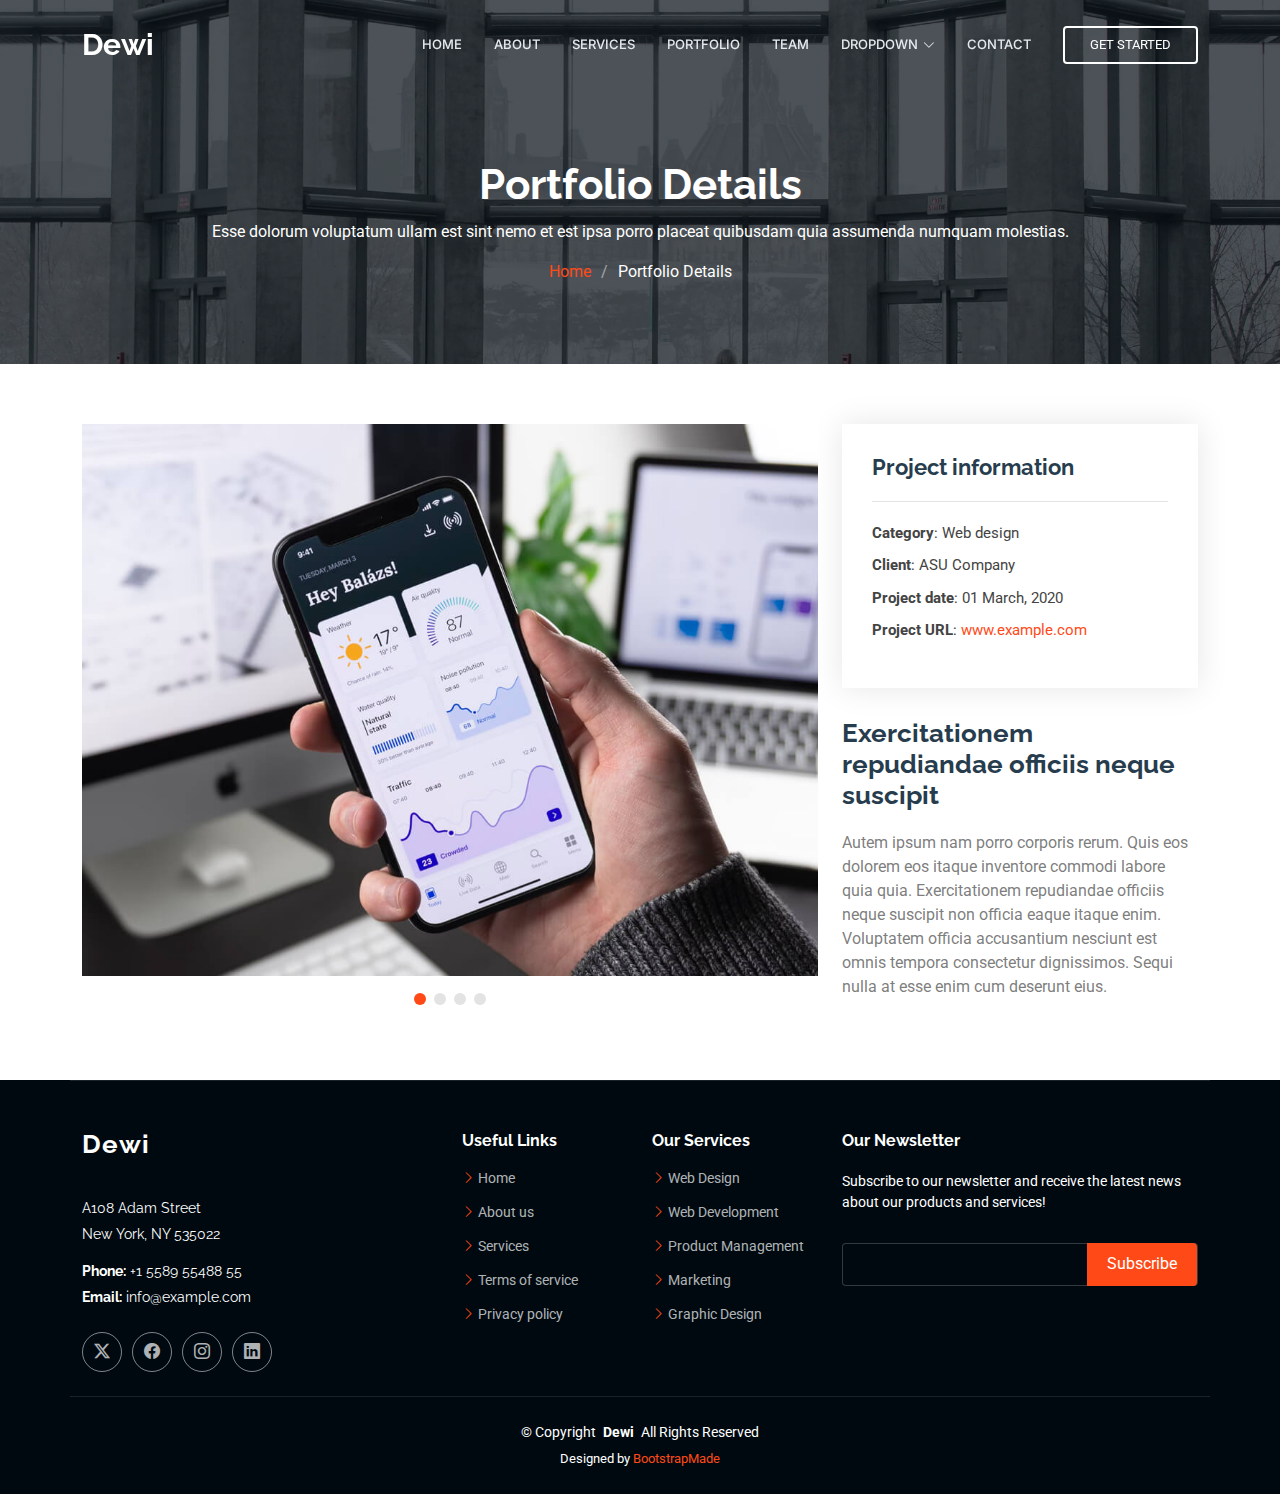
<file: tarea de finanza-programación/portfolio-details.html>
<!DOCTYPE html>
<html lang="en">

<head>
  <meta charset="utf-8">
  <meta content="width=device-width, initial-scale=1.0" name="viewport">
  <title>Portfolio Details - Dewi Bootstrap Template</title>
  <meta name="description" content="">
  <meta name="keywords" content="">

  <!-- Favicons -->
  <link href="assets/img/favicon.png" rel="icon">
  <link href="assets/img/apple-touch-icon.png" rel="apple-touch-icon">

  <!-- Fonts -->
  <link href="https://fonts.googleapis.com" rel="preconnect">
  <link href="https://fonts.gstatic.com" rel="preconnect" crossorigin>
  <link href="https://fonts.googleapis.com/css2?family=Roboto:ital,wght@0,100;0,300;0,400;0,500;0,700;0,900;1,100;1,300;1,400;1,500;1,700;1,900&family=Raleway:ital,wght@0,100;0,200;0,300;0,400;0,500;0,600;0,700;0,800;0,900;1,100;1,200;1,300;1,400;1,500;1,600;1,700;1,800;1,900&family=Inter:wght@100;200;300;400;500;600;700;800;900&display=swap" rel="stylesheet">

  <!-- Vendor CSS Files -->
  <link href="assets/vendor/bootstrap/css/bootstrap.min.css" rel="stylesheet">
  <link href="assets/vendor/bootstrap-icons/bootstrap-icons.css" rel="stylesheet">
  <link href="assets/vendor/aos/aos.css" rel="stylesheet">
  <link href="assets/vendor/glightbox/css/glightbox.min.css" rel="stylesheet">
  <link href="assets/vendor/swiper/swiper-bundle.min.css" rel="stylesheet">

  <!-- Main CSS File -->
  <link href="assets/css/main.css" rel="stylesheet">

  <!-- =======================================================
  * Template Name: Dewi
  * Template URL: https://bootstrapmade.com/dewi-free-multi-purpose-html-template/
  * Updated: Aug 07 2024 with Bootstrap v5.3.3
  * Author: BootstrapMade.com
  * License: https://bootstrapmade.com/license/
  ======================================================== -->
</head>

<body class="portfolio-details-page">

  <header id="header" class="header d-flex align-items-center fixed-top">
    <div class="container-fluid container-xl position-relative d-flex align-items-center">

      <a href="index.html" class="logo d-flex align-items-center me-auto">
        <!-- Uncomment the line below if you also wish to use an image logo -->
        <!-- <img src="assets/img/logo.png" alt=""> -->
        <h1 class="sitename">Dewi</h1>
      </a>

      <nav id="navmenu" class="navmenu">
        <ul>
          <li><a href="#hero">Home</a></li>
          <li><a href="#about">About</a></li>
          <li><a href="#services">Services</a></li>
          <li><a href="#portfolio">Portfolio</a></li>
          <li><a href="#team">Team</a></li>
          <li class="dropdown"><a href="#"><span>Dropdown</span> <i class="bi bi-chevron-down toggle-dropdown"></i></a>
            <ul>
              <li><a href="#">Dropdown 1</a></li>
              <li class="dropdown"><a href="#"><span>Deep Dropdown</span> <i class="bi bi-chevron-down toggle-dropdown"></i></a>
                <ul>
                  <li><a href="#">Deep Dropdown 1</a></li>
                  <li><a href="#">Deep Dropdown 2</a></li>
                  <li><a href="#">Deep Dropdown 3</a></li>
                  <li><a href="#">Deep Dropdown 4</a></li>
                  <li><a href="#">Deep Dropdown 5</a></li>
                </ul>
              </li>
              <li><a href="#">Dropdown 2</a></li>
              <li><a href="#">Dropdown 3</a></li>
              <li><a href="#">Dropdown 4</a></li>
            </ul>
          </li>
          <li><a href="#contact">Contact</a></li>
        </ul>
        <i class="mobile-nav-toggle d-xl-none bi bi-list"></i>
      </nav>

      <a class="cta-btn" href="index.html#about">Get Started</a>

    </div>
  </header>

  <main class="main">

    <!-- Page Title -->
    <div class="page-title dark-background" data-aos="fade" style="background-image: url(assets/img/page-title-bg.webp);">
      <div class="container position-relative">
        <h1>Portfolio Details</h1>
        <p>Esse dolorum voluptatum ullam est sint nemo et est ipsa porro placeat quibusdam quia assumenda numquam molestias.</p>
        <nav class="breadcrumbs">
          <ol>
            <li><a href="index.html">Home</a></li>
            <li class="current">Portfolio Details</li>
          </ol>
        </nav>
      </div>
    </div><!-- End Page Title -->

    <!-- Portfolio Details Section -->
    <section id="portfolio-details" class="portfolio-details section">

      <div class="container" data-aos="fade-up" data-aos-delay="100">

        <div class="row gy-4">

          <div class="col-lg-8">
            <div class="portfolio-details-slider swiper init-swiper">

              <script type="application/json" class="swiper-config">
                {
                  "loop": true,
                  "speed": 600,
                  "autoplay": {
                    "delay": 5000
                  },
                  "slidesPerView": "auto",
                  "pagination": {
                    "el": ".swiper-pagination",
                    "type": "bullets",
                    "clickable": true
                  }
                }
              </script>

              <div class="swiper-wrapper align-items-center">

                <div class="swiper-slide">
                  <img src="assets/img/portfolio/app-1.jpg" alt="">
                </div>

                <div class="swiper-slide">
                  <img src="assets/img/portfolio/product-1.jpg" alt="">
                </div>

                <div class="swiper-slide">
                  <img src="assets/img/portfolio/branding-1.jpg" alt="">
                </div>

                <div class="swiper-slide">
                  <img src="assets/img/portfolio/books-1.jpg" alt="">
                </div>

              </div>
              <div class="swiper-pagination"></div>
            </div>
          </div>

          <div class="col-lg-4">
            <div class="portfolio-info" data-aos="fade-up" data-aos-delay="200">
              <h3>Project information</h3>
              <ul>
                <li><strong>Category</strong>: Web design</li>
                <li><strong>Client</strong>: ASU Company</li>
                <li><strong>Project date</strong>: 01 March, 2020</li>
                <li><strong>Project URL</strong>: <a href="#">www.example.com</a></li>
              </ul>
            </div>
            <div class="portfolio-description" data-aos="fade-up" data-aos-delay="300">
              <h2>Exercitationem repudiandae officiis neque suscipit</h2>
              <p>
                Autem ipsum nam porro corporis rerum. Quis eos dolorem eos itaque inventore commodi labore quia quia. Exercitationem repudiandae officiis neque suscipit non officia eaque itaque enim. Voluptatem officia accusantium nesciunt est omnis tempora consectetur dignissimos. Sequi nulla at esse enim cum deserunt eius.
              </p>
            </div>
          </div>

        </div>

      </div>

    </section><!-- /Portfolio Details Section -->

  </main>

  <footer id="footer" class="footer dark-background">

    <div class="container footer-top">
      <div class="row gy-4">
        <div class="col-lg-4 col-md-6 footer-about">
          <a href="index.html" class="logo d-flex align-items-center">
            <span class="sitename">Dewi</span>
          </a>
          <div class="footer-contact pt-3">
            <p>A108 Adam Street</p>
            <p>New York, NY 535022</p>
            <p class="mt-3"><strong>Phone:</strong> <span>+1 5589 55488 55</span></p>
            <p><strong>Email:</strong> <span>info@example.com</span></p>
          </div>
          <div class="social-links d-flex mt-4">
            <a href=""><i class="bi bi-twitter-x"></i></a>
            <a href=""><i class="bi bi-facebook"></i></a>
            <a href=""><i class="bi bi-instagram"></i></a>
            <a href=""><i class="bi bi-linkedin"></i></a>
          </div>
        </div>

        <div class="col-lg-2 col-md-3 footer-links">
          <h4>Useful Links</h4>
          <ul>
            <li><i class="bi bi-chevron-right"></i> <a href="#">Home</a></li>
            <li><i class="bi bi-chevron-right"></i> <a href="#">About us</a></li>
            <li><i class="bi bi-chevron-right"></i> <a href="#">Services</a></li>
            <li><i class="bi bi-chevron-right"></i> <a href="#">Terms of service</a></li>
            <li><i class="bi bi-chevron-right"></i> <a href="#">Privacy policy</a></li>
          </ul>
        </div>

        <div class="col-lg-2 col-md-3 footer-links">
          <h4>Our Services</h4>
          <ul>
            <li><i class="bi bi-chevron-right"></i> <a href="#">Web Design</a></li>
            <li><i class="bi bi-chevron-right"></i> <a href="#">Web Development</a></li>
            <li><i class="bi bi-chevron-right"></i> <a href="#">Product Management</a></li>
            <li><i class="bi bi-chevron-right"></i> <a href="#">Marketing</a></li>
            <li><i class="bi bi-chevron-right"></i> <a href="#">Graphic Design</a></li>
          </ul>
        </div>

        <div class="col-lg-4 col-md-12 footer-newsletter">
          <h4>Our Newsletter</h4>
          <p>Subscribe to our newsletter and receive the latest news about our products and services!</p>
          <form action="forms/newsletter.php" method="post" class="php-email-form">
            <div class="newsletter-form"><input type="email" name="email"><input type="submit" value="Subscribe"></div>
            <div class="loading">Loading</div>
            <div class="error-message"></div>
            <div class="sent-message">Your subscription request has been sent. Thank you!</div>
          </form>
        </div>

      </div>
    </div>

    <div class="container copyright text-center mt-4">
      <p>© <span>Copyright</span> <strong class="px-1 sitename">Dewi</strong> <span>All Rights Reserved</span></p>
      <div class="credits">
        <!-- All the links in the footer should remain intact. -->
        <!-- You can delete the links only if you've purchased the pro version. -->
        <!-- Licensing information: https://bootstrapmade.com/license/ -->
        <!-- Purchase the pro version with working PHP/AJAX contact form: [buy-url] -->
        Designed by <a href="https://bootstrapmade.com/">BootstrapMade</a>
      </div>
    </div>

  </footer>

  <!-- Scroll Top -->
  <a href="#" id="scroll-top" class="scroll-top d-flex align-items-center justify-content-center"><i class="bi bi-arrow-up-short"></i></a>

  <!-- Preloader -->
  <div id="preloader"></div>

  <!-- Vendor JS Files -->
  <script src="assets/vendor/bootstrap/js/bootstrap.bundle.min.js"></script>
  <script src="assets/vendor/php-email-form/validate.js"></script>
  <script src="assets/vendor/aos/aos.js"></script>
  <script src="assets/vendor/glightbox/js/glightbox.min.js"></script>
  <script src="assets/vendor/purecounter/purecounter_vanilla.js"></script>
  <script src="assets/vendor/swiper/swiper-bundle.min.js"></script>
  <script src="assets/vendor/imagesloaded/imagesloaded.pkgd.min.js"></script>
  <script src="assets/vendor/isotope-layout/isotope.pkgd.min.js"></script>

  <!-- Main JS File -->
  <script src="assets/js/main.js"></script>

</body>

</html>
</file>
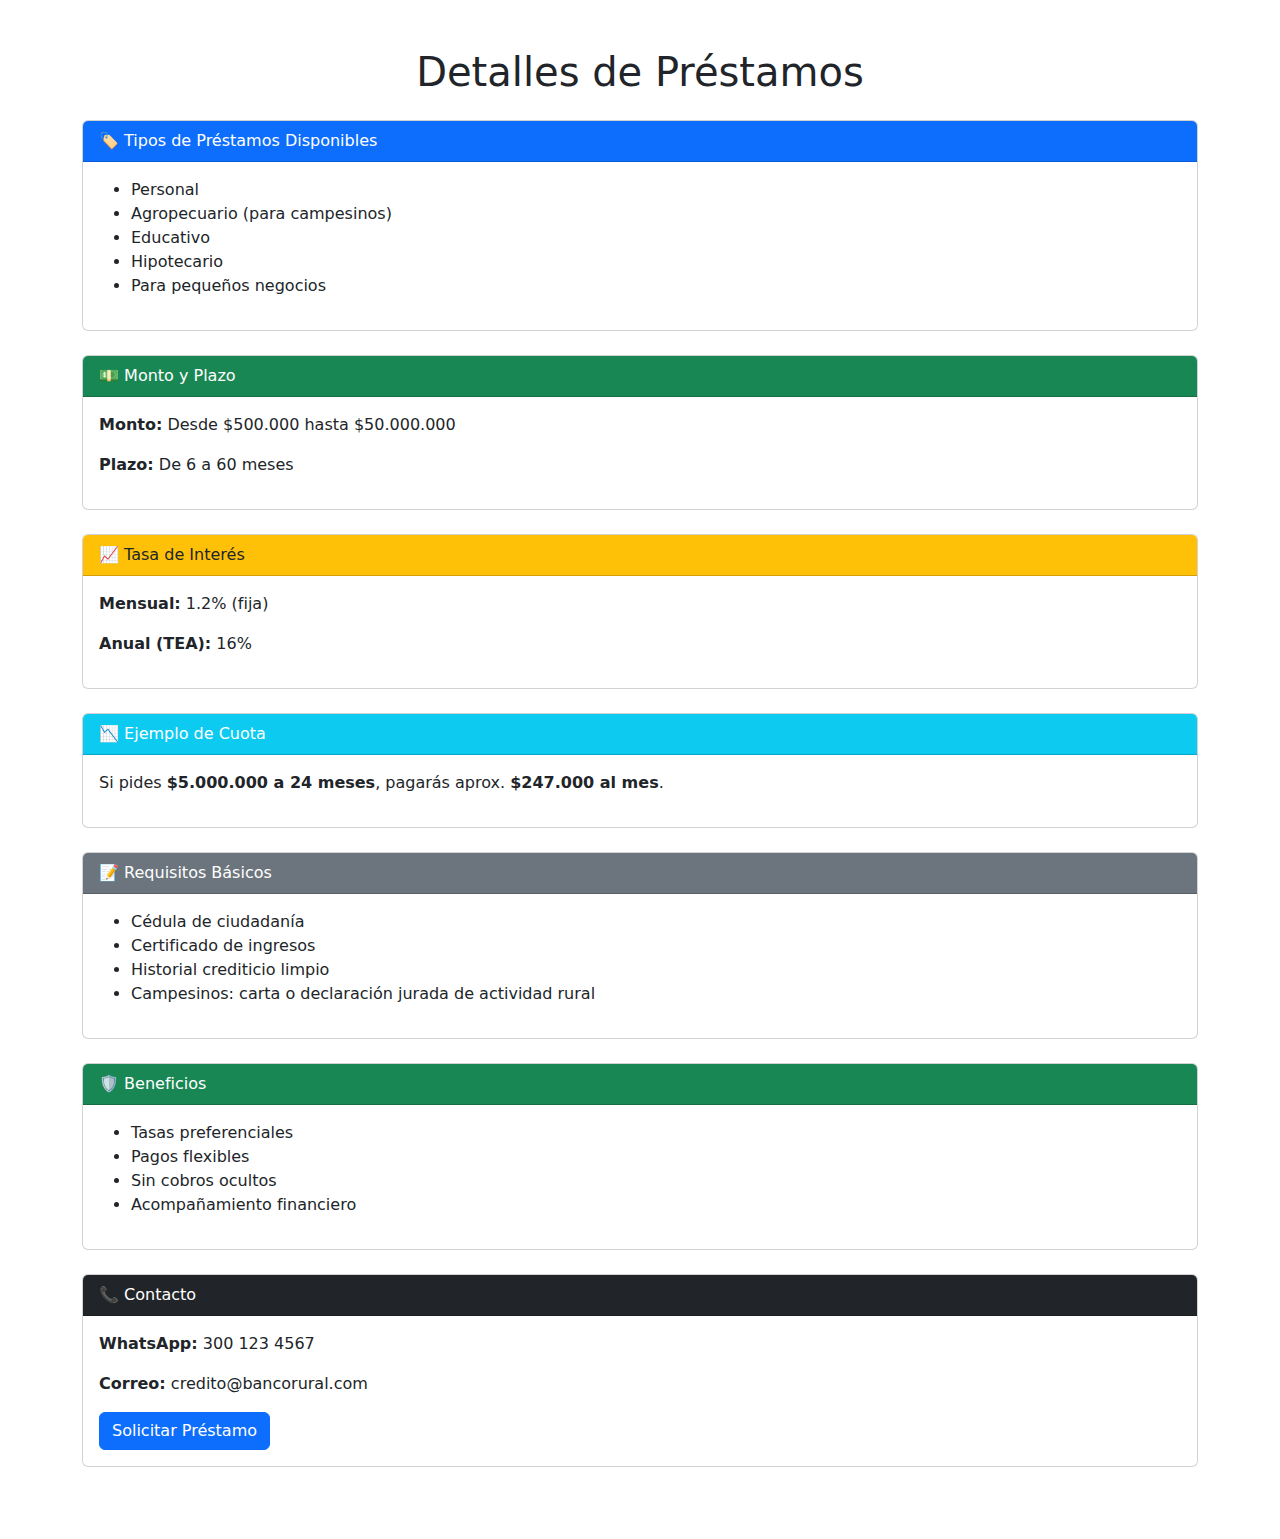
<file: tarea de finanza-programación/prestamos.html>
<!DOCTYPE html>
<html lang="es">
<head>
  <meta charset="UTF-8">
  <meta name="viewport" content="width=device-width, initial-scale=1">
  <title>Detalles de Préstamos</title>
  <link href="https://cdn.jsdelivr.net/npm/bootstrap@5.3.3/dist/css/bootstrap.min.css" rel="stylesheet">
</head>
<body>

  <div class="container py-5">
    <h1 class="text-center mb-4">Detalles de Préstamos</h1>

    <!-- Tipos de Préstamos -->
    <div class="card mb-4">
      <div class="card-header bg-primary text-white">🏷️ Tipos de Préstamos Disponibles</div>
      <div class="card-body">
        <ul>
          <li>Personal</li>
          <li>Agropecuario (para campesinos)</li>
          <li>Educativo</li>
          <li>Hipotecario</li>
          <li>Para pequeños negocios</li>
        </ul>
      </div>
    </div>

    <!-- Monto y Plazo -->
    <div class="card mb-4">
      <div class="card-header bg-success text-white">💵 Monto y Plazo</div>
      <div class="card-body">
        <p><strong>Monto:</strong> Desde $500.000 hasta $50.000.000</p>
        <p><strong>Plazo:</strong> De 6 a 60 meses</p>
      </div>
    </div>

    <!-- Tasa de Interés -->
    <div class="card mb-4">
      <div class="card-header bg-warning text-dark">📈 Tasa de Interés</div>
      <div class="card-body">
        <p><strong>Mensual:</strong> 1.2% (fija)</p>
        <p><strong>Anual (TEA):</strong> 16%</p>
      </div>
    </div>

    <!-- Ejemplo de Cuota -->
    <div class="card mb-4">
      <div class="card-header bg-info text-white">📉 Ejemplo de Cuota</div>
      <div class="card-body">
        <p>Si pides <strong>$5.000.000 a 24 meses</strong>, pagarás aprox. <strong>$247.000 al mes</strong>.</p>
      </div>
    </div>

    <!-- Requisitos Básicos -->
    <div class="card mb-4">
      <div class="card-header bg-secondary text-white">📝 Requisitos Básicos</div>
      <div class="card-body">
        <ul>
          <li>Cédula de ciudadanía</li>
          <li>Certificado de ingresos</li>
          <li>Historial crediticio limpio</li>
          <li>Campesinos: carta o declaración jurada de actividad rural</li>
        </ul>
      </div>
    </div>

    <!-- Beneficios -->
    <div class="card mb-4">
      <div class="card-header bg-success text-white">🛡️ Beneficios</div>
      <div class="card-body">
        <ul>
          <li>Tasas preferenciales</li>
          <li>Pagos flexibles</li>
          <li>Sin cobros ocultos</li>
          <li>Acompañamiento financiero</li>
        </ul>
      </div>
    </div>

    <!-- Contacto -->
    <div class="card mb-4">
      <div class="card-header bg-dark text-white">📞 Contacto</div>
      <div class="card-body">
        <p><strong>WhatsApp:</strong> 300 123 4567</p>
        <p><strong>Correo:</strong> credito@bancorural.com</p>
        <a href="#" class="btn btn-primary">Solicitar Préstamo</a>
      </div>
    </div>

  </div>

  <script src="https://cdn.jsdelivr.net/npm/bootstrap@5.3.3/dist/js/bootstrap.bundle.min.js"></script>
</body>
</html>
</file>
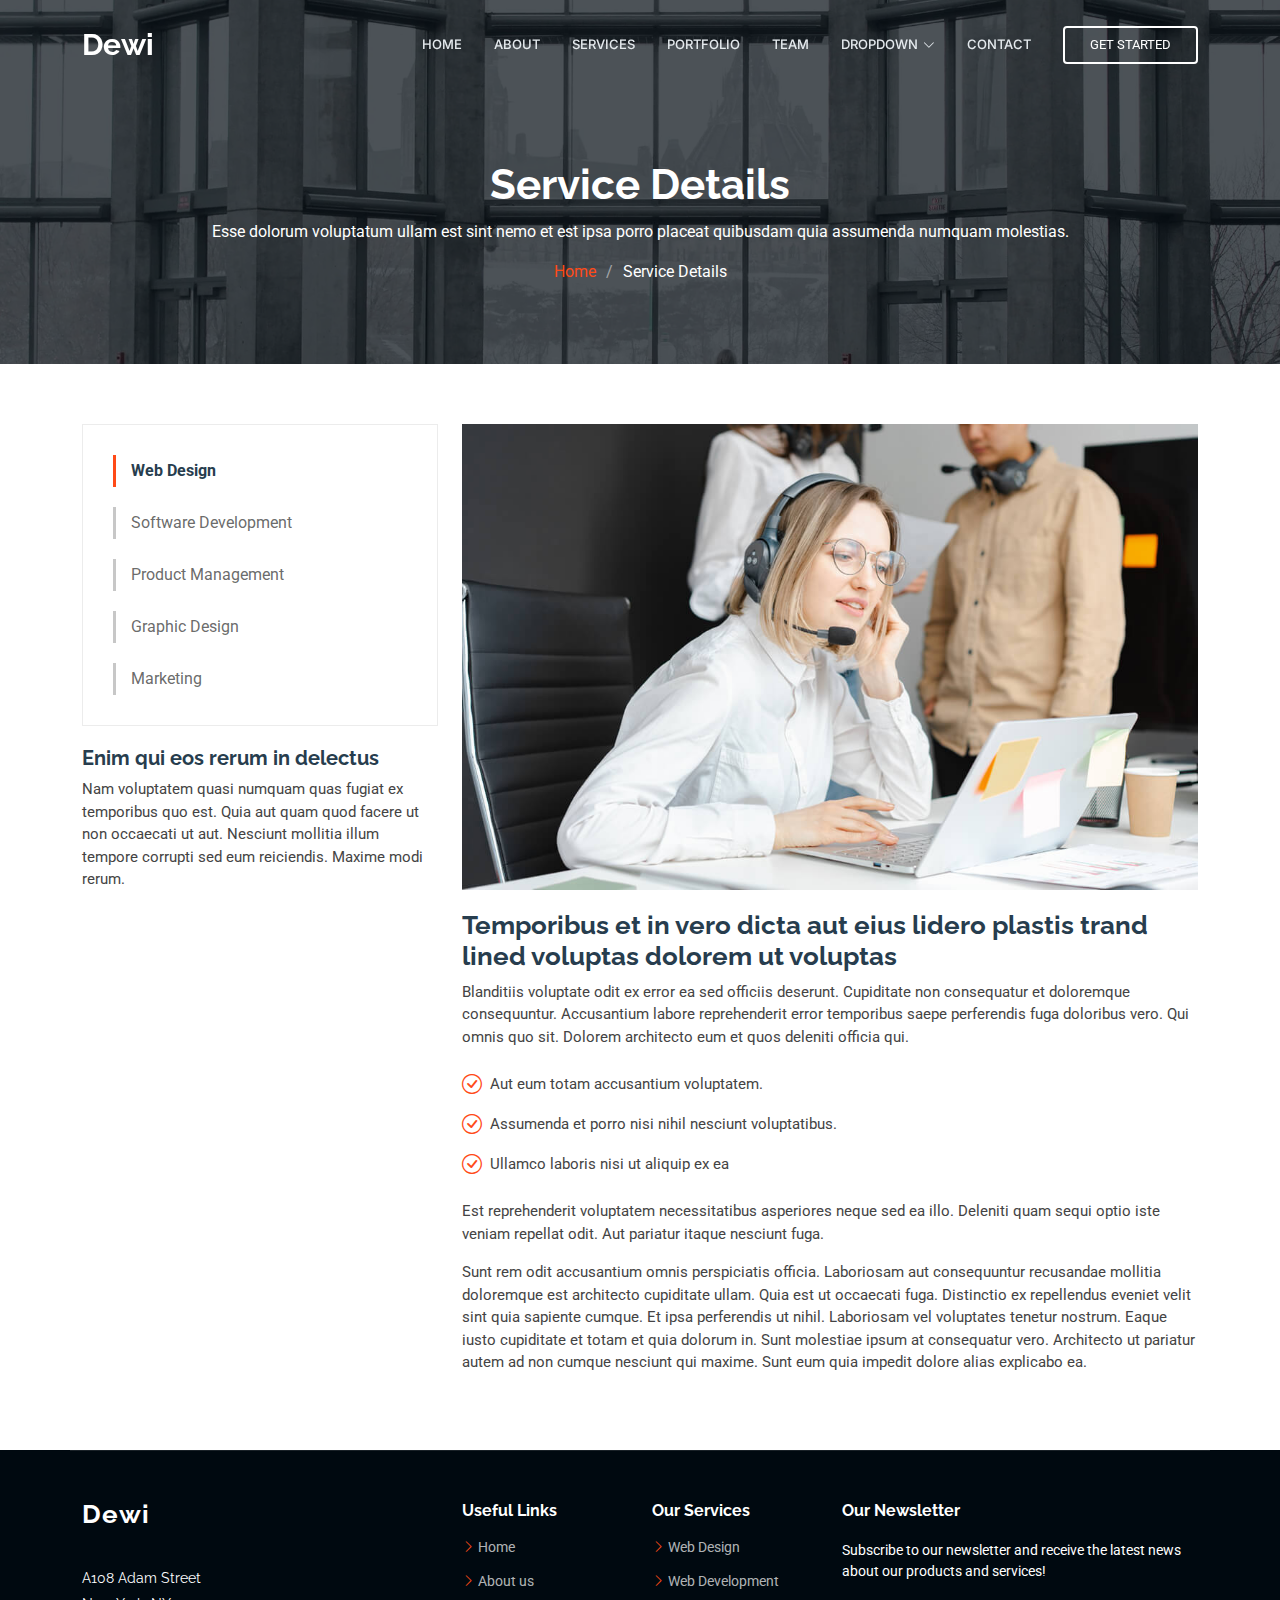
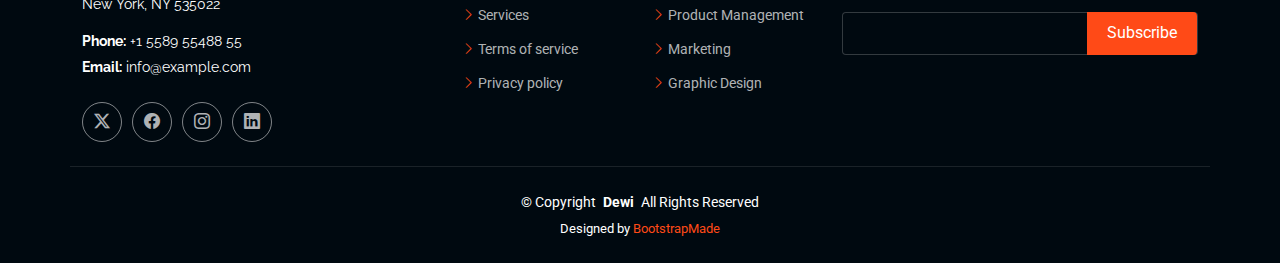
<file: tarea de finanza-programación/service-details.html>
<!DOCTYPE html>
<html lang="en">

<head>
  <meta charset="utf-8">
  <meta content="width=device-width, initial-scale=1.0" name="viewport">
  <title>Service Details - Dewi Bootstrap Template</title>
  <meta name="description" content="">
  <meta name="keywords" content="">

  <!-- Favicons -->
  <link href="assets/img/favicon.png" rel="icon">
  <link href="assets/img/apple-touch-icon.png" rel="apple-touch-icon">

  <!-- Fonts -->
  <link href="https://fonts.googleapis.com" rel="preconnect">
  <link href="https://fonts.gstatic.com" rel="preconnect" crossorigin>
  <link href="https://fonts.googleapis.com/css2?family=Roboto:ital,wght@0,100;0,300;0,400;0,500;0,700;0,900;1,100;1,300;1,400;1,500;1,700;1,900&family=Raleway:ital,wght@0,100;0,200;0,300;0,400;0,500;0,600;0,700;0,800;0,900;1,100;1,200;1,300;1,400;1,500;1,600;1,700;1,800;1,900&family=Inter:wght@100;200;300;400;500;600;700;800;900&display=swap" rel="stylesheet">

  <!-- Vendor CSS Files -->
  <link href="assets/vendor/bootstrap/css/bootstrap.min.css" rel="stylesheet">
  <link href="assets/vendor/bootstrap-icons/bootstrap-icons.css" rel="stylesheet">
  <link href="assets/vendor/aos/aos.css" rel="stylesheet">
  <link href="assets/vendor/glightbox/css/glightbox.min.css" rel="stylesheet">
  <link href="assets/vendor/swiper/swiper-bundle.min.css" rel="stylesheet">

  <!-- Main CSS File -->
  <link href="assets/css/main.css" rel="stylesheet">

  <!-- =======================================================
  * Template Name: Dewi
  * Template URL: https://bootstrapmade.com/dewi-free-multi-purpose-html-template/
  * Updated: Aug 07 2024 with Bootstrap v5.3.3
  * Author: BootstrapMade.com
  * License: https://bootstrapmade.com/license/
  ======================================================== -->
</head>

<body class="service-details-page">

  <header id="header" class="header d-flex align-items-center fixed-top">
    <div class="container-fluid container-xl position-relative d-flex align-items-center">

      <a href="index.html" class="logo d-flex align-items-center me-auto">
        <!-- Uncomment the line below if you also wish to use an image logo -->
        <!-- <img src="assets/img/logo.png" alt=""> -->
        <h1 class="sitename">Dewi</h1>
      </a>

      <nav id="navmenu" class="navmenu">
        <ul>
          <li><a href="#hero">Home</a></li>
          <li><a href="#about">About</a></li>
          <li><a href="#services">Services</a></li>
          <li><a href="#portfolio">Portfolio</a></li>
          <li><a href="#team">Team</a></li>
          <li class="dropdown"><a href="#"><span>Dropdown</span> <i class="bi bi-chevron-down toggle-dropdown"></i></a>
            <ul>
              <li><a href="#">Dropdown 1</a></li>
              <li class="dropdown"><a href="#"><span>Deep Dropdown</span> <i class="bi bi-chevron-down toggle-dropdown"></i></a>
                <ul>
                  <li><a href="#">Deep Dropdown 1</a></li>
                  <li><a href="#">Deep Dropdown 2</a></li>
                  <li><a href="#">Deep Dropdown 3</a></li>
                  <li><a href="#">Deep Dropdown 4</a></li>
                  <li><a href="#">Deep Dropdown 5</a></li>
                </ul>
              </li>
              <li><a href="#">Dropdown 2</a></li>
              <li><a href="#">Dropdown 3</a></li>
              <li><a href="#">Dropdown 4</a></li>
            </ul>
          </li>
          <li><a href="#contact">Contact</a></li>
        </ul>
        <i class="mobile-nav-toggle d-xl-none bi bi-list"></i>
      </nav>

      <a class="cta-btn" href="index.html#about">Get Started</a>

    </div>
  </header>

  <main class="main">

    <!-- Page Title -->
    <div class="page-title dark-background" data-aos="fade" style="background-image: url(assets/img/page-title-bg.webp);">
      <div class="container position-relative">
        <h1>Service Details</h1>
        <p>Esse dolorum voluptatum ullam est sint nemo et est ipsa porro placeat quibusdam quia assumenda numquam molestias.</p>
        <nav class="breadcrumbs">
          <ol>
            <li><a href="index.html">Home</a></li>
            <li class="current">Service Details</li>
          </ol>
        </nav>
      </div>
    </div><!-- End Page Title -->

    <!-- Service Details Section -->
    <section id="service-details" class="service-details section">

      <div class="container">

        <div class="row gy-4">

          <div class="col-lg-4" data-aos="fade-up" data-aos-delay="100">
            <div class="services-list">
              <a href="#" class="active">Web Design</a>
              <a href="#">Software Development</a>
              <a href="#">Product Management</a>
              <a href="#">Graphic Design</a>
              <a href="#">Marketing</a>
            </div>

            <h4>Enim qui eos rerum in delectus</h4>
            <p>Nam voluptatem quasi numquam quas fugiat ex temporibus quo est. Quia aut quam quod facere ut non occaecati ut aut. Nesciunt mollitia illum tempore corrupti sed eum reiciendis. Maxime modi rerum.</p>
          </div>

          <div class="col-lg-8" data-aos="fade-up" data-aos-delay="200">
            <img src="assets/img/services.jpg" alt="" class="img-fluid services-img">
            <h3>Temporibus et in vero dicta aut eius lidero plastis trand lined voluptas dolorem ut voluptas</h3>
            <p>
              Blanditiis voluptate odit ex error ea sed officiis deserunt. Cupiditate non consequatur et doloremque consequuntur. Accusantium labore reprehenderit error temporibus saepe perferendis fuga doloribus vero. Qui omnis quo sit. Dolorem architecto eum et quos deleniti officia qui.
            </p>
            <ul>
              <li><i class="bi bi-check-circle"></i> <span>Aut eum totam accusantium voluptatem.</span></li>
              <li><i class="bi bi-check-circle"></i> <span>Assumenda et porro nisi nihil nesciunt voluptatibus.</span></li>
              <li><i class="bi bi-check-circle"></i> <span>Ullamco laboris nisi ut aliquip ex ea</span></li>
            </ul>
            <p>
              Est reprehenderit voluptatem necessitatibus asperiores neque sed ea illo. Deleniti quam sequi optio iste veniam repellat odit. Aut pariatur itaque nesciunt fuga.
            </p>
            <p>
              Sunt rem odit accusantium omnis perspiciatis officia. Laboriosam aut consequuntur recusandae mollitia doloremque est architecto cupiditate ullam. Quia est ut occaecati fuga. Distinctio ex repellendus eveniet velit sint quia sapiente cumque. Et ipsa perferendis ut nihil. Laboriosam vel voluptates tenetur nostrum. Eaque iusto cupiditate et totam et quia dolorum in. Sunt molestiae ipsum at consequatur vero. Architecto ut pariatur autem ad non cumque nesciunt qui maxime. Sunt eum quia impedit dolore alias explicabo ea.
            </p>
          </div>

        </div>

      </div>

    </section><!-- /Service Details Section -->

  </main>

  <footer id="footer" class="footer dark-background">

    <div class="container footer-top">
      <div class="row gy-4">
        <div class="col-lg-4 col-md-6 footer-about">
          <a href="index.html" class="logo d-flex align-items-center">
            <span class="sitename">Dewi</span>
          </a>
          <div class="footer-contact pt-3">
            <p>A108 Adam Street</p>
            <p>New York, NY 535022</p>
            <p class="mt-3"><strong>Phone:</strong> <span>+1 5589 55488 55</span></p>
            <p><strong>Email:</strong> <span>info@example.com</span></p>
          </div>
          <div class="social-links d-flex mt-4">
            <a href=""><i class="bi bi-twitter-x"></i></a>
            <a href=""><i class="bi bi-facebook"></i></a>
            <a href=""><i class="bi bi-instagram"></i></a>
            <a href=""><i class="bi bi-linkedin"></i></a>
          </div>
        </div>

        <div class="col-lg-2 col-md-3 footer-links">
          <h4>Useful Links</h4>
          <ul>
            <li><i class="bi bi-chevron-right"></i> <a href="#">Home</a></li>
            <li><i class="bi bi-chevron-right"></i> <a href="#">About us</a></li>
            <li><i class="bi bi-chevron-right"></i> <a href="#">Services</a></li>
            <li><i class="bi bi-chevron-right"></i> <a href="#">Terms of service</a></li>
            <li><i class="bi bi-chevron-right"></i> <a href="#">Privacy policy</a></li>
          </ul>
        </div>

        <div class="col-lg-2 col-md-3 footer-links">
          <h4>Our Services</h4>
          <ul>
            <li><i class="bi bi-chevron-right"></i> <a href="#">Web Design</a></li>
            <li><i class="bi bi-chevron-right"></i> <a href="#">Web Development</a></li>
            <li><i class="bi bi-chevron-right"></i> <a href="#">Product Management</a></li>
            <li><i class="bi bi-chevron-right"></i> <a href="#">Marketing</a></li>
            <li><i class="bi bi-chevron-right"></i> <a href="#">Graphic Design</a></li>
          </ul>
        </div>

        <div class="col-lg-4 col-md-12 footer-newsletter">
          <h4>Our Newsletter</h4>
          <p>Subscribe to our newsletter and receive the latest news about our products and services!</p>
          <form action="forms/newsletter.php" method="post" class="php-email-form">
            <div class="newsletter-form"><input type="email" name="email"><input type="submit" value="Subscribe"></div>
            <div class="loading">Loading</div>
            <div class="error-message"></div>
            <div class="sent-message">Your subscription request has been sent. Thank you!</div>
          </form>
        </div>

      </div>
    </div>

    <div class="container copyright text-center mt-4">
      <p>© <span>Copyright</span> <strong class="px-1 sitename">Dewi</strong> <span>All Rights Reserved</span></p>
      <div class="credits">
        <!-- All the links in the footer should remain intact. -->
        <!-- You can delete the links only if you've purchased the pro version. -->
        <!-- Licensing information: https://bootstrapmade.com/license/ -->
        <!-- Purchase the pro version with working PHP/AJAX contact form: [buy-url] -->
        Designed by <a href="https://bootstrapmade.com/">BootstrapMade</a>
      </div>
    </div>

  </footer>

  <!-- Scroll Top -->
  <a href="#" id="scroll-top" class="scroll-top d-flex align-items-center justify-content-center"><i class="bi bi-arrow-up-short"></i></a>

  <!-- Preloader -->
  <div id="preloader"></div>

  <!-- Vendor JS Files -->
  <script src="assets/vendor/bootstrap/js/bootstrap.bundle.min.js"></script>
  <script src="assets/vendor/php-email-form/validate.js"></script>
  <script src="assets/vendor/aos/aos.js"></script>
  <script src="assets/vendor/glightbox/js/glightbox.min.js"></script>
  <script src="assets/vendor/purecounter/purecounter_vanilla.js"></script>
  <script src="assets/vendor/swiper/swiper-bundle.min.js"></script>
  <script src="assets/vendor/imagesloaded/imagesloaded.pkgd.min.js"></script>
  <script src="assets/vendor/isotope-layout/isotope.pkgd.min.js"></script>

  <!-- Main JS File -->
  <script src="assets/js/main.js"></script>

</body>

</html>
</file>
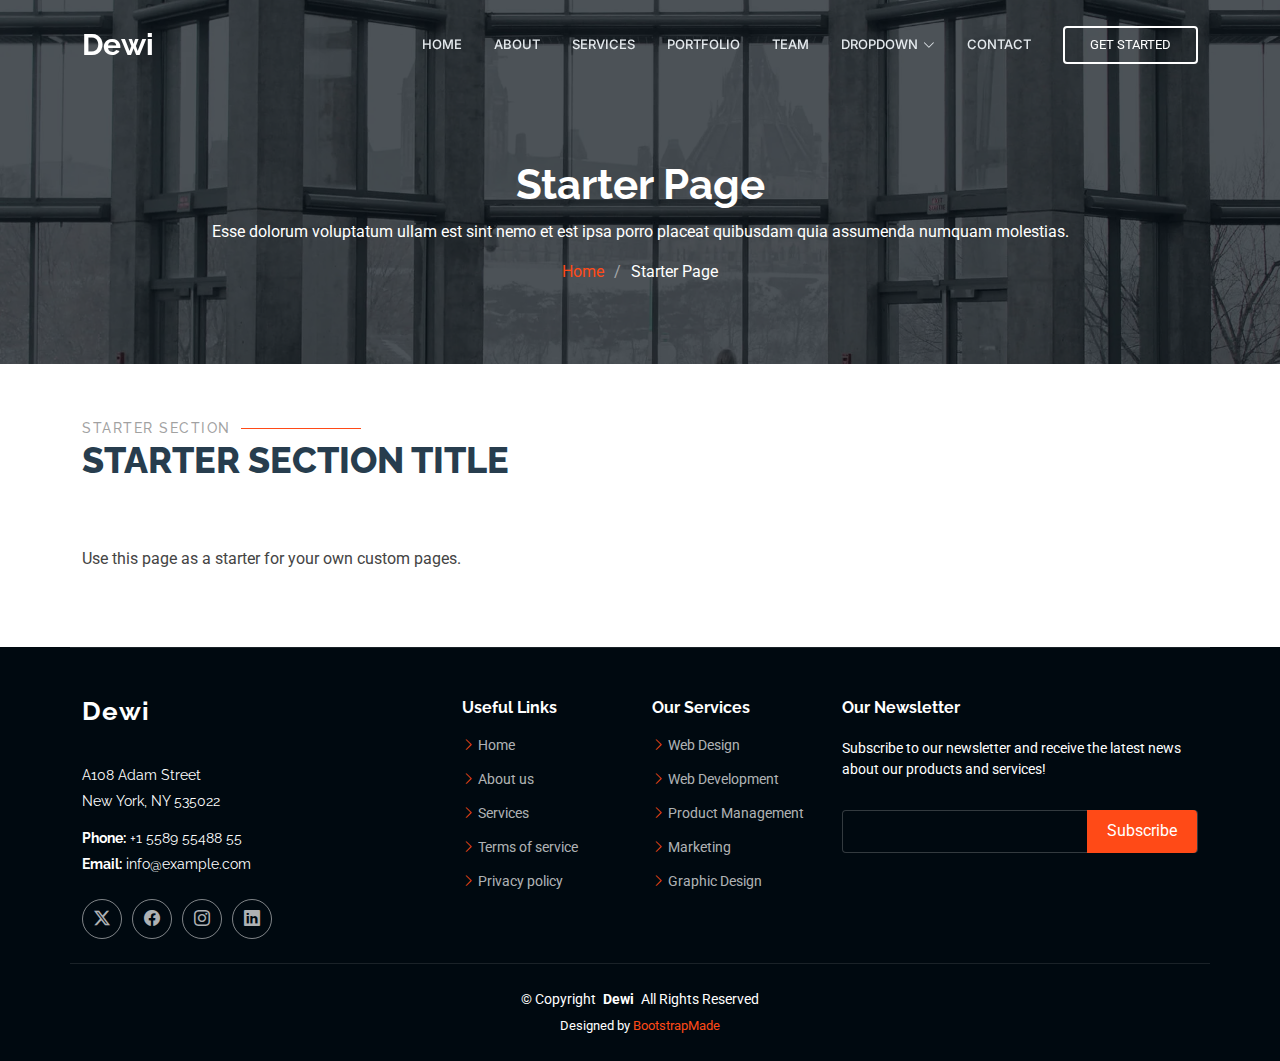
<file: tarea de finanza-programación/starter-page.html>
<!DOCTYPE html>
<html lang="en">

<head>
  <meta charset="utf-8">
  <meta content="width=device-width, initial-scale=1.0" name="viewport">
  <title>Starter Page - Dewi Bootstrap Template</title>
  <meta name="description" content="">
  <meta name="keywords" content="">

  <!-- Favicons -->
  <link href="assets/img/favicon.png" rel="icon">
  <link href="assets/img/apple-touch-icon.png" rel="apple-touch-icon">

  <!-- Fonts -->
  <link href="https://fonts.googleapis.com" rel="preconnect">
  <link href="https://fonts.gstatic.com" rel="preconnect" crossorigin>
  <link href="https://fonts.googleapis.com/css2?family=Roboto:ital,wght@0,100;0,300;0,400;0,500;0,700;0,900;1,100;1,300;1,400;1,500;1,700;1,900&family=Raleway:ital,wght@0,100;0,200;0,300;0,400;0,500;0,600;0,700;0,800;0,900;1,100;1,200;1,300;1,400;1,500;1,600;1,700;1,800;1,900&family=Inter:wght@100;200;300;400;500;600;700;800;900&display=swap" rel="stylesheet">

  <!-- Vendor CSS Files -->
  <link href="assets/vendor/bootstrap/css/bootstrap.min.css" rel="stylesheet">
  <link href="assets/vendor/bootstrap-icons/bootstrap-icons.css" rel="stylesheet">
  <link href="assets/vendor/aos/aos.css" rel="stylesheet">
  <link href="assets/vendor/glightbox/css/glightbox.min.css" rel="stylesheet">
  <link href="assets/vendor/swiper/swiper-bundle.min.css" rel="stylesheet">

  <!-- Main CSS File -->
  <link href="assets/css/main.css" rel="stylesheet">

  <!-- =======================================================
  * Template Name: Dewi
  * Template URL: https://bootstrapmade.com/dewi-free-multi-purpose-html-template/
  * Updated: Aug 07 2024 with Bootstrap v5.3.3
  * Author: BootstrapMade.com
  * License: https://bootstrapmade.com/license/
  ======================================================== -->
</head>

<body class="starter-page-page">

  <header id="header" class="header d-flex align-items-center fixed-top">
    <div class="container-fluid container-xl position-relative d-flex align-items-center">

      <a href="index.html" class="logo d-flex align-items-center me-auto">
        <!-- Uncomment the line below if you also wish to use an image logo -->
        <!-- <img src="assets/img/logo.png" alt=""> -->
        <h1 class="sitename">Dewi</h1>
      </a>

      <nav id="navmenu" class="navmenu">
        <ul>
          <li><a href="#hero">Home</a></li>
          <li><a href="#about">About</a></li>
          <li><a href="#services">Services</a></li>
          <li><a href="#portfolio">Portfolio</a></li>
          <li><a href="#team">Team</a></li>
          <li class="dropdown"><a href="#"><span>Dropdown</span> <i class="bi bi-chevron-down toggle-dropdown"></i></a>
            <ul>
              <li><a href="#">Dropdown 1</a></li>
              <li class="dropdown"><a href="#"><span>Deep Dropdown</span> <i class="bi bi-chevron-down toggle-dropdown"></i></a>
                <ul>
                  <li><a href="#">Deep Dropdown 1</a></li>
                  <li><a href="#">Deep Dropdown 2</a></li>
                  <li><a href="#">Deep Dropdown 3</a></li>
                  <li><a href="#">Deep Dropdown 4</a></li>
                  <li><a href="#">Deep Dropdown 5</a></li>
                </ul>
              </li>
              <li><a href="#">Dropdown 2</a></li>
              <li><a href="#">Dropdown 3</a></li>
              <li><a href="#">Dropdown 4</a></li>
            </ul>
          </li>
          <li><a href="#contact">Contact</a></li>
        </ul>
        <i class="mobile-nav-toggle d-xl-none bi bi-list"></i>
      </nav>

      <a class="cta-btn" href="index.html#about">Get Started</a>

    </div>
  </header>

  <main class="main">

    <!-- Page Title -->
    <div class="page-title dark-background" data-aos="fade" style="background-image: url(assets/img/page-title-bg.webp);">
      <div class="container position-relative">
        <h1>Starter Page</h1>
        <p>Esse dolorum voluptatum ullam est sint nemo et est ipsa porro placeat quibusdam quia assumenda numquam molestias.</p>
        <nav class="breadcrumbs">
          <ol>
            <li><a href="index.html">Home</a></li>
            <li class="current">Starter Page</li>
          </ol>
        </nav>
      </div>
    </div><!-- End Page Title -->

    <!-- Starter Section Section -->
    <section id="starter-section" class="starter-section section">

      <!-- Section Title -->
      <div class="container section-title" data-aos="fade-up">
        <h2>Starter Section</h2>
        <p>Starter Section Title<br></p>
      </div><!-- End Section Title -->

      <div class="container" data-aos="fade-up">
        <p>Use this page as a starter for your own custom pages.</p>
      </div>

    </section><!-- /Starter Section Section -->

  </main>

  <footer id="footer" class="footer dark-background">

    <div class="container footer-top">
      <div class="row gy-4">
        <div class="col-lg-4 col-md-6 footer-about">
          <a href="index.html" class="logo d-flex align-items-center">
            <span class="sitename">Dewi</span>
          </a>
          <div class="footer-contact pt-3">
            <p>A108 Adam Street</p>
            <p>New York, NY 535022</p>
            <p class="mt-3"><strong>Phone:</strong> <span>+1 5589 55488 55</span></p>
            <p><strong>Email:</strong> <span>info@example.com</span></p>
          </div>
          <div class="social-links d-flex mt-4">
            <a href=""><i class="bi bi-twitter-x"></i></a>
            <a href=""><i class="bi bi-facebook"></i></a>
            <a href=""><i class="bi bi-instagram"></i></a>
            <a href=""><i class="bi bi-linkedin"></i></a>
          </div>
        </div>

        <div class="col-lg-2 col-md-3 footer-links">
          <h4>Useful Links</h4>
          <ul>
            <li><i class="bi bi-chevron-right"></i> <a href="#">Home</a></li>
            <li><i class="bi bi-chevron-right"></i> <a href="#">About us</a></li>
            <li><i class="bi bi-chevron-right"></i> <a href="#">Services</a></li>
            <li><i class="bi bi-chevron-right"></i> <a href="#">Terms of service</a></li>
            <li><i class="bi bi-chevron-right"></i> <a href="#">Privacy policy</a></li>
          </ul>
        </div>

        <div class="col-lg-2 col-md-3 footer-links">
          <h4>Our Services</h4>
          <ul>
            <li><i class="bi bi-chevron-right"></i> <a href="#">Web Design</a></li>
            <li><i class="bi bi-chevron-right"></i> <a href="#">Web Development</a></li>
            <li><i class="bi bi-chevron-right"></i> <a href="#">Product Management</a></li>
            <li><i class="bi bi-chevron-right"></i> <a href="#">Marketing</a></li>
            <li><i class="bi bi-chevron-right"></i> <a href="#">Graphic Design</a></li>
          </ul>
        </div>

        <div class="col-lg-4 col-md-12 footer-newsletter">
          <h4>Our Newsletter</h4>
          <p>Subscribe to our newsletter and receive the latest news about our products and services!</p>
          <form action="forms/newsletter.php" method="post" class="php-email-form">
            <div class="newsletter-form"><input type="email" name="email"><input type="submit" value="Subscribe"></div>
            <div class="loading">Loading</div>
            <div class="error-message"></div>
            <div class="sent-message">Your subscription request has been sent. Thank you!</div>
          </form>
        </div>

      </div>
    </div>

    <div class="container copyright text-center mt-4">
      <p>© <span>Copyright</span> <strong class="px-1 sitename">Dewi</strong> <span>All Rights Reserved</span></p>
      <div class="credits">
        <!-- All the links in the footer should remain intact. -->
        <!-- You can delete the links only if you've purchased the pro version. -->
        <!-- Licensing information: https://bootstrapmade.com/license/ -->
        <!-- Purchase the pro version with working PHP/AJAX contact form: [buy-url] -->
        Designed by <a href="https://bootstrapmade.com/">BootstrapMade</a>
      </div>
    </div>

  </footer>

  <!-- Scroll Top -->
  <a href="#" id="scroll-top" class="scroll-top d-flex align-items-center justify-content-center"><i class="bi bi-arrow-up-short"></i></a>

  <!-- Preloader -->
  <div id="preloader"></div>

  <!-- Vendor JS Files -->
  <script src="assets/vendor/bootstrap/js/bootstrap.bundle.min.js"></script>
  <script src="assets/vendor/php-email-form/validate.js"></script>
  <script src="assets/vendor/aos/aos.js"></script>
  <script src="assets/vendor/glightbox/js/glightbox.min.js"></script>
  <script src="assets/vendor/purecounter/purecounter_vanilla.js"></script>
  <script src="assets/vendor/swiper/swiper-bundle.min.js"></script>
  <script src="assets/vendor/imagesloaded/imagesloaded.pkgd.min.js"></script>
  <script src="assets/vendor/isotope-layout/isotope.pkgd.min.js"></script>

  <!-- Main JS File -->
  <script src="assets/js/main.js"></script>

</body>

</html>
</file>
<file: tarea de finanza-programación/assets/css/main.css>
/**
* Template Name: Dewi
* Template URL: https://bootstrapmade.com/dewi-free-multi-purpose-html-template/
* Updated: Aug 07 2024 with Bootstrap v5.3.3
* Author: BootstrapMade.com
* License: https://bootstrapmade.com/license/
*/

/*--------------------------------------------------------------
# Font & Color Variables
# Help: https://bootstrapmade.com/color-system/
--------------------------------------------------------------*/
/* Fonts */
:root {
  --default-font: "Roboto",  system-ui, -apple-system, "Segoe UI", Roboto, "Helvetica Neue", Arial, "Noto Sans", "Liberation Sans", sans-serif, "Apple Color Emoji", "Segoe UI Emoji", "Segoe UI Symbol", "Noto Color Emoji";
  --heading-font: "Raleway",  sans-serif;
  --nav-font: "Inter",  sans-serif;
}

/* Global Colors - The following color variables are used throughout the website. Updating them here will change the color scheme of the entire website */
:root { 
  --background-color: #ffffff; /* Background color for the entire website, including individual sections */
  --default-color: #444444; /* Default color used for the majority of the text content across the entire website */
  --heading-color: #273d4e; /* Color for headings, subheadings and title throughout the website */
  --accent-color: #ff4a17; /* Accent color that represents your brand on the website. It's used for buttons, links, and other elements that need to stand out */
  --surface-color: #ffffff; /* The surface color is used as a background of boxed elements within sections, such as cards, icon boxes, or other elements that require a visual separation from the global background. */
  --contrast-color: #ffffff; /* Contrast color for text, ensuring readability against backgrounds of accent, heading, or default colors. */
}

/* Nav Menu Colors - The following color variables are used specifically for the navigation menu. They are separate from the global colors to allow for more customization options */
:root {
  --nav-color: #e5eaee;  /* The default color of the main navmenu links */
  --nav-hover-color: #ff4a17; /* Applied to main navmenu links when they are hovered over or active */
  --nav-mobile-background-color: #ffffff; /* Used as the background color for mobile navigation menu */
  --nav-dropdown-background-color: #ffffff; /* Used as the background color for dropdown items that appear when hovering over primary navigation items */
  --nav-dropdown-color: #444444; /* Used for navigation links of the dropdown items in the navigation menu. */
  --nav-dropdown-hover-color: #ff4a17; /* Similar to --nav-hover-color, this color is applied to dropdown navigation links when they are hovered over. */
}

/* Color Presets - These classes override global colors when applied to any section or element, providing reuse of the sam color scheme. */

.light-background {
  --background-color: #f1f4fa;
  --surface-color: #ffffff;
}

.dark-background {
  --background-color: #000910;
  --default-color: #ffffff;
  --heading-color: #ffffff;
  --surface-color: #28323a;
  --contrast-color: #ffffff;
}

/* Smooth scroll */
:root {
  scroll-behavior: smooth;
}

/*--------------------------------------------------------------
# General Styling & Shared Classes
--------------------------------------------------------------*/
body {
  color: var(--default-color);
  background-color: var(--background-color);
  font-family: var(--default-font);
}

a {
  color: var(--accent-color);
  text-decoration: none;
  transition: 0.3s;
}

a:hover {
  color: color-mix(in srgb, var(--accent-color), transparent 25%);
  text-decoration: none;
}

h1,
h2,
h3,
h4,
h5,
h6 {
  color: var(--heading-color);
  font-family: var(--heading-font);
}

/* PHP Email Form Messages
------------------------------*/
.php-email-form .error-message {
  display: none;
  background: #df1529;
  color: #ffffff;
  text-align: left;
  padding: 15px;
  margin-bottom: 24px;
  font-weight: 600;
}

.php-email-form .sent-message {
  display: none;
  color: #ffffff;
  background: #059652;
  text-align: center;
  padding: 15px;
  margin-bottom: 24px;
  font-weight: 600;
}

.php-email-form .loading {
  display: none;
  background: var(--surface-color);
  text-align: center;
  padding: 15px;
  margin-bottom: 24px;
}

.php-email-form .loading:before {
  content: "";
  display: inline-block;
  border-radius: 50%;
  width: 24px;
  height: 24px;
  margin: 0 10px -6px 0;
  border: 3px solid var(--accent-color);
  border-top-color: var(--surface-color);
  animation: php-email-form-loading 1s linear infinite;
}

@keyframes php-email-form-loading {
  0% {
    transform: rotate(0deg);
  }

  100% {
    transform: rotate(360deg);
  }
}

/* Pulsating Play Button
------------------------------*/
.pulsating-play-btn {
  width: 94px;
  height: 94px;
  background: radial-gradient(var(--accent-color) 50%, color-mix(in srgb, var(--accent-color), transparent 75%) 52%);
  border-radius: 50%;
  display: block;
  position: relative;
  overflow: hidden;
}

.pulsating-play-btn:before {
  content: "";
  position: absolute;
  width: 120px;
  height: 120px;
  animation-delay: 0s;
  animation: pulsate-play-btn 2s;
  animation-direction: forwards;
  animation-iteration-count: infinite;
  animation-timing-function: steps;
  opacity: 1;
  border-radius: 50%;
  border: 5px solid color-mix(in srgb, var(--accent-color), transparent 30%);
  top: -15%;
  left: -15%;
  background: rgba(198, 16, 0, 0);
}

.pulsating-play-btn:after {
  content: "";
  position: absolute;
  left: 50%;
  top: 50%;
  transform: translateX(-40%) translateY(-50%);
  width: 0;
  height: 0;
  border-top: 10px solid transparent;
  border-bottom: 10px solid transparent;
  border-left: 15px solid #fff;
  z-index: 100;
  transition: all 400ms cubic-bezier(0.55, 0.055, 0.675, 0.19);
}

.pulsating-play-btn:hover:before {
  content: "";
  position: absolute;
  left: 50%;
  top: 50%;
  transform: translateX(-40%) translateY(-50%);
  width: 0;
  height: 0;
  border: none;
  border-top: 10px solid transparent;
  border-bottom: 10px solid transparent;
  border-left: 15px solid #fff;
  z-index: 200;
  animation: none;
  border-radius: 0;
}

.pulsating-play-btn:hover:after {
  border-left: 15px solid var(--accent-color);
  transform: scale(20);
}

@keyframes pulsate-play-btn {
  0% {
    transform: scale(0.6, 0.6);
    opacity: 1;
  }

  100% {
    transform: scale(1, 1);
    opacity: 0;
  }
}

/*--------------------------------------------------------------
# Global Header
--------------------------------------------------------------*/
.header {
  --background-color: rgba(0, 0, 0, 0);
  --default-color: #ffffff;
  --heading-color: #ffffff;
  color: var(--default-color);
  background-color: var(--background-color);
  padding: 20px 0;
  transition: all 0.5s;
  z-index: 997;
}

.header .logo {
  line-height: 1;
}

.header .logo img {
  max-height: 36px;
  margin-right: 8px;
}

.header .logo h1 {
  font-size: 30px;
  margin: 0;
  font-weight: 700;
  color: var(--heading-color);
}

.header .cta-btn,
.header .cta-btn:focus {
  color: var(--contrast-color);
  font-size: 13px;
  padding: 7px 25px;
  margin: 0 0 0 30px;
  border-radius: 4px;
  transition: 0.3s;
  text-transform: uppercase;
  border: 2px solid var(--contrast-color);
}

.header .cta-btn:hover,
.header .cta-btn:focus:hover {
  color: var(--contrast-color);
  background: var(--accent-color);
  border-color: var(--accent-color);
}

@media (max-width: 1200px) {
  .header .logo {
    order: 1;
  }

  .header .cta-btn {
    order: 2;
    margin: 0 15px 0 0;
    padding: 6px 15px;
  }

  .header .navmenu {
    order: 3;
  }
}

.scrolled .header {
  box-shadow: 0px 0 18px rgba(0, 0, 0, 0.1);
}

/* Global Header on Scroll
------------------------------*/
.scrolled .header {
  --background-color: rgba(21, 34, 43, 0.85);
}

/*--------------------------------------------------------------
# Navigation Menu
--------------------------------------------------------------*/
/* Desktop Navigation */
@media (min-width: 1200px) {
  .navmenu {
    padding: 0;
  }

  .navmenu ul {
    margin: 0;
    padding: 0;
    display: flex;
    list-style: none;
    align-items: center;
  }

  .navmenu li {
    position: relative;
  }

  .navmenu>ul>li {
    white-space: nowrap;
    padding: 15px 14px;
  }

  .navmenu>ul>li:last-child {
    padding-right: 0;
  }

  .navmenu a,
  .navmenu a:focus {
    color: var(--nav-color);
    font-size: 13px;
    padding: 0 2px;
    font-family: var(--nav-font);
    font-weight: 500;
    display: flex;
    align-items: center;
    justify-content: space-between;
    white-space: nowrap;
    transition: 0.3s;
    position: relative;
    text-transform: uppercase;
  }

  .navmenu a i,
  .navmenu a:focus i {
    font-size: 12px;
    line-height: 0;
    margin-left: 5px;
    transition: 0.3s;
  }

  .navmenu>ul>li>a:before {
    content: "";
    position: absolute;
    height: 2px;
    bottom: -6px;
    left: 0;
    background-color: var(--nav-hover-color);
    visibility: hidden;
    width: 0px;
    transition: all 0.3s ease-in-out 0s;
  }

  .navmenu a:hover:before,
  .navmenu li:hover>a:before,
  .navmenu .active:before {
    visibility: visible;
    width: 100%;
  }

  .navmenu li:hover>a,
  .navmenu .active,
  .navmenu .active:focus {
    color: color-mix(in srgb, var(--nav-color) 90%, white 15%);
  }

  .navmenu .dropdown ul {
    margin: 0;
    padding: 10px 0;
    background: var(--nav-dropdown-background-color);
    display: block;
    position: absolute;
    visibility: hidden;
    left: 14px;
    top: 130%;
    opacity: 0;
    transition: 0.3s;
    border-radius: 4px;
    z-index: 99;
    box-shadow: 0px 0px 30px rgba(0, 0, 0, 0.1);
  }

  .navmenu .dropdown ul li {
    min-width: 200px;
  }

  .navmenu .dropdown ul a {
    padding: 10px 20px;
    font-size: 15px;
    text-transform: none;
    color: var(--nav-dropdown-color);
  }

  .navmenu .dropdown ul a i {
    font-size: 12px;
  }

  .navmenu .dropdown ul a:hover,
  .navmenu .dropdown ul .active:hover,
  .navmenu .dropdown ul li:hover>a {
    color: var(--nav-dropdown-hover-color);
  }

  .navmenu .dropdown:hover>ul {
    opacity: 1;
    top: 100%;
    visibility: visible;
  }

  .navmenu .dropdown .dropdown ul {
    top: 0;
    left: -90%;
    visibility: hidden;
  }

  .navmenu .dropdown .dropdown:hover>ul {
    opacity: 1;
    top: 0;
    left: -100%;
    visibility: visible;
  }
}

/* Mobile Navigation */
@media (max-width: 1199px) {
  .mobile-nav-toggle {
    color: var(--nav-color);
    font-size: 28px;
    line-height: 0;
    margin-right: 10px;
    cursor: pointer;
    transition: color 0.3s;
  }

  .navmenu {
    padding: 0;
    z-index: 9997;
  }

  .navmenu ul {
    display: none;
    list-style: none;
    position: absolute;
    inset: 60px 20px 20px 20px;
    padding: 10px 0;
    margin: 0;
    border-radius: 6px;
    background-color: var(--nav-mobile-background-color);
    border: 1px solid color-mix(in srgb, var(--default-color), transparent 90%);
    box-shadow: none;
    overflow-y: auto;
    transition: 0.3s;
    z-index: 9998;
  }

  .navmenu a,
  .navmenu a:focus {
    color: var(--nav-dropdown-color);
    padding: 10px 20px;
    font-family: var(--nav-font);
    font-size: 17px;
    font-weight: 500;
    display: flex;
    align-items: center;
    justify-content: space-between;
    white-space: nowrap;
    transition: 0.3s;
  }

  .navmenu a i,
  .navmenu a:focus i {
    font-size: 12px;
    line-height: 0;
    margin-left: 5px;
    width: 30px;
    height: 30px;
    display: flex;
    align-items: center;
    justify-content: center;
    border-radius: 50%;
    transition: 0.3s;
    background-color: color-mix(in srgb, var(--accent-color), transparent 90%);
  }

  .navmenu a i:hover,
  .navmenu a:focus i:hover {
    background-color: var(--accent-color);
    color: var(--contrast-color);
  }

  .navmenu a:hover,
  .navmenu .active,
  .navmenu .active:focus {
    color: var(--nav-dropdown-hover-color);
  }

  .navmenu .active i,
  .navmenu .active:focus i {
    background-color: var(--accent-color);
    color: var(--contrast-color);
    transform: rotate(180deg);
  }

  .navmenu .dropdown ul {
    position: static;
    display: none;
    z-index: 99;
    padding: 10px 0;
    margin: 10px 20px;
    background-color: var(--nav-dropdown-background-color);
    transition: all 0.5s ease-in-out;
  }

  .navmenu .dropdown ul ul {
    background-color: rgba(33, 37, 41, 0.1);
  }

  .navmenu .dropdown>.dropdown-active {
    display: block;
    background-color: rgba(33, 37, 41, 0.03);
  }

  .mobile-nav-active {
    overflow: hidden;
  }

  .mobile-nav-active .mobile-nav-toggle {
    color: #fff;
    position: absolute;
    font-size: 32px;
    top: 15px;
    right: 15px;
    margin-right: 0;
    z-index: 9999;
  }

  .mobile-nav-active .navmenu {
    position: fixed;
    overflow: hidden;
    inset: 0;
    background: rgba(33, 37, 41, 0.8);
    transition: 0.3s;
  }

  .mobile-nav-active .navmenu>ul {
    display: block;
  }
}

/*--------------------------------------------------------------
# Global Footer
--------------------------------------------------------------*/
.footer {
  color: var(--default-color);
  background-color: var(--background-color);
  font-size: 14px;
  position: relative;
}

.footer .footer-top {
  padding-top: 50px;
  border-top: 1px solid color-mix(in srgb, var(--default-color), transparent 90%);
}

.footer .footer-about .logo {
  line-height: 1;
  margin-bottom: 25px;
}

.footer .footer-about .logo img {
  max-height: 40px;
  margin-right: 6px;
}

.footer .footer-about .logo span {
  font-size: 26px;
  font-weight: 700;
  letter-spacing: 1px;
  font-family: var(--heading-font);
  color: var(--heading-color);
}

.footer .footer-about p {
  font-size: 14px;
  font-family: var(--heading-font);
}

.footer .social-links a {
  display: flex;
  align-items: center;
  justify-content: center;
  width: 40px;
  height: 40px;
  border-radius: 50%;
  border: 1px solid color-mix(in srgb, var(--default-color), transparent 50%);
  font-size: 16px;
  color: color-mix(in srgb, var(--default-color), transparent 30%);
  margin-right: 10px;
  transition: 0.3s;
}

.footer .social-links a:hover {
  color: var(--accent-color);
  border-color: var(--accent-color);
}

.footer h4 {
  font-size: 16px;
  font-weight: bold;
  position: relative;
  padding-bottom: 12px;
}

.footer .footer-links {
  margin-bottom: 30px;
}

.footer .footer-links ul {
  list-style: none;
  padding: 0;
  margin: 0;
}

.footer .footer-links ul i {
  padding-right: 3px;
  font-size: 13px;
  line-height: 0;
  color: var(--accent-color);
}

.footer .footer-links ul li {
  padding: 10px 0;
  display: flex;
  align-items: center;
}

.footer .footer-links ul li:first-child {
  padding-top: 0;
}

.footer .footer-links ul a {
  color: color-mix(in srgb, var(--default-color), transparent 30%);
  display: inline-block;
  line-height: 1;
}

.footer .footer-links ul a:hover {
  color: var(--accent-color);
}

.footer .footer-contact p {
  margin-bottom: 5px;
}

.footer .footer-newsletter .newsletter-form {
  margin-top: 30px;
  margin-bottom: 15px;
  padding: 6px 8px;
  position: relative;
  border-radius: 4px;
  border: 1px solid color-mix(in srgb, var(--default-color), transparent 80%);
  display: flex;
  background-color: var(--background-color);
  transition: 0.3s;
}

.footer .footer-newsletter .newsletter-form:focus-within {
  border-color: var(--accent-color);
}

.footer .footer-newsletter .newsletter-form input[type=email] {
  border: 0;
  padding: 4px;
  width: 100%;
  background-color: var(--background-color);
  color: var(--default-color);
}

.footer .footer-newsletter .newsletter-form input[type=email]:focus-visible {
  outline: none;
}

.footer .footer-newsletter .newsletter-form input[type=submit] {
  border: 0;
  font-size: 16px;
  padding: 0 20px;
  margin: -7px -8px -7px 0;
  background: var(--accent-color);
  color: var(--contrast-color);
  transition: 0.3s;
  border-radius: 0 4px 4px 0;
}

.footer .footer-newsletter .newsletter-form input[type=submit]:hover {
  background: color-mix(in srgb, var(--accent-color), transparent 20%);
}

.footer .copyright {
  padding: 25px 0;
  border-top: 1px solid color-mix(in srgb, var(--default-color), transparent 90%);
}

.footer .copyright p {
  margin-bottom: 0;
}

.footer .credits {
  margin-top: 6px;
  font-size: 13px;
}

/*--------------------------------------------------------------
# Preloader
--------------------------------------------------------------*/
#preloader {
  position: fixed;
  inset: 0;
  z-index: 999999;
  overflow: hidden;
  background: var(--background-color);
  transition: all 0.6s ease-out;
}

#preloader:before {
  content: "";
  position: fixed;
  top: calc(50% - 30px);
  left: calc(50% - 30px);
  border: 6px solid #ffffff;
  border-color: var(--accent-color) transparent var(--accent-color) transparent;
  border-radius: 50%;
  width: 60px;
  height: 60px;
  animation: animate-preloader 1.5s linear infinite;
}

@keyframes animate-preloader {
  0% {
    transform: rotate(0deg);
  }

  100% {
    transform: rotate(360deg);
  }
}

/*--------------------------------------------------------------
# Scroll Top Button
--------------------------------------------------------------*/
.scroll-top {
  position: fixed;
  visibility: hidden;
  opacity: 0;
  right: 15px;
  bottom: 15px;
  z-index: 99999;
  background-color: var(--accent-color);
  width: 40px;
  height: 40px;
  border-radius: 4px;
  transition: all 0.4s;
}

.scroll-top i {
  font-size: 24px;
  color: var(--contrast-color);
  line-height: 0;
}

.scroll-top:hover {
  background-color: color-mix(in srgb, var(--accent-color), transparent 20%);
  color: var(--contrast-color);
}

.scroll-top.active {
  visibility: visible;
  opacity: 1;
}

/*--------------------------------------------------------------
# Disable aos animation delay on mobile devices
--------------------------------------------------------------*/
@media screen and (max-width: 768px) {
  [data-aos-delay] {
    transition-delay: 0 !important;
  }
}

/*--------------------------------------------------------------
# Global Page Titles & Breadcrumbs
--------------------------------------------------------------*/
.page-title {
  color: var(--default-color);
  background-color: var(--background-color);
  background-size: cover;
  background-position: center;
  background-repeat: no-repeat;
  padding: 160px 0 80px 0;
  text-align: center;
  position: relative;
}

.page-title:before {
  content: "";
  background: color-mix(in srgb, var(--background-color), transparent 30%);
  position: absolute;
  inset: 0;
}

.page-title h1 {
  font-size: 42px;
  font-weight: 700;
  margin-bottom: 10px;
}

.page-title .breadcrumbs ol {
  display: flex;
  flex-wrap: wrap;
  list-style: none;
  justify-content: center;
  padding: 0;
  margin: 0;
  font-size: 16px;
  font-weight: 400;
}

.page-title .breadcrumbs ol li+li {
  padding-left: 10px;
}

.page-title .breadcrumbs ol li+li::before {
  content: "/";
  display: inline-block;
  padding-right: 10px;
  color: color-mix(in srgb, var(--default-color), transparent 50%);
}

/*--------------------------------------------------------------
# Global Sections
--------------------------------------------------------------*/
section,
.section {
  color: var(--default-color);
  background-color: var(--background-color);
  padding: 60px 0;
  scroll-margin-top: 90px;
  overflow: clip;
}

@media (max-width: 1199px) {

  section,
  .section {
    scroll-margin-top: 76px;
  }
}

/*--------------------------------------------------------------
# Global Section Titles
--------------------------------------------------------------*/
.section-title {
  padding-bottom: 60px;
  position: relative;
}

.section-title h2 {
  font-size: 14px;
  font-weight: 500;
  padding: 0;
  line-height: 1px;
  margin: 0;
  letter-spacing: 1.5px;
  text-transform: uppercase;
  color: color-mix(in srgb, var(--default-color), transparent 50%);
  position: relative;
}

.section-title h2::after {
  content: "";
  width: 120px;
  height: 1px;
  display: inline-block;
  background: var(--accent-color);
  margin: 4px 10px;
}

.section-title p {
  color: var(--heading-color);
  margin: 0;
  font-size: 36px;
  font-weight: 800;
  text-transform: uppercase;
  font-family: var(--heading-font);
}

@media (max-width: 768px) {
  .section-title p {
    font-size: 24px;
  }
}

/*--------------------------------------------------------------
# Hero Section
--------------------------------------------------------------*/
.hero {
  width: 100%;
  min-height: 100vh;
  position: relative;
  padding: 80px 0;
  display: flex;
  align-items: center;
  justify-content: center;
}

.hero img {
  position: absolute;
  inset: 0;
  display: block;
  width: 100%;
  height: 100%;
  object-fit: cover;
  z-index: 1;
}

.hero:before {
  content: "";
  background: color-mix(in srgb, var(--background-color), transparent 30%);
  position: absolute;
  inset: 0;
  z-index: 2;
}

.hero .container {
  position: relative;
  z-index: 3;
}

.hero h2 {
  margin: 0;
  font-size: 48px;
  font-weight: 700;
  text-transform: uppercase;
}

.hero p {
  color: color-mix(in srgb, var(--default-color), transparent 20%);
  margin: 10px 0 0 0;
  font-size: 24px;
}

.hero .btn-get-started {
  background: var(--accent-color);
  color: var(--contrast-color);
  font-weight: 400;
  font-size: 14px;
  letter-spacing: 1px;
  display: inline-block;
  padding: 10px 30px;
  border-radius: 4px;
  transition: 0.3s;
  text-transform: uppercase;
}

.hero .btn-get-started:hover {
  background: color-mix(in srgb, var(--accent-color), transparent 20%);
}

.hero .btn-watch-video {
  font-size: 16px;
  transition: 0.5s;
  margin-left: 25px;
  font-weight: 400;
  color: var(--default-color);
}

.hero .btn-watch-video i {
  color: var(--accent-color);
  font-size: 32px;
  transition: 0.3s;
  line-height: 0;
  margin-right: 8px;
}

.hero .btn-watch-video:hover {
  color: var(--accent-color);
}

.hero .btn-watch-video:hover i {
  color: color-mix(in srgb, var(--accent-color), transparent 20%);
}

@media (max-width: 768px) {
  .hero h2 {
    font-size: 32px;
  }

  .hero p {
    font-size: 18px;
  }
}

/*--------------------------------------------------------------
# About Section
--------------------------------------------------------------*/
.about h3 {
  font-weight: 700;
  font-size: 28px;
  margin-bottom: 20px;
}

.about .fst-italic {
  color: color-mix(in srgb, var(--default-color), var(--contrast-color) 50%);
}

.about .content ul {
  list-style: none;
  padding: 0;
}

.about .content ul li {
  padding: 0 0 10px 30px;
  position: relative;
}

.about .content ul i {
  position: absolute;
  font-size: 20px;
  left: 0;
  top: -3px;
  color: var(--accent-color);
}

.about .content p:last-child {
  margin-bottom: 0;
}

.about .pulsating-play-btn {
  position: absolute;
  left: calc(50% - 47px);
  top: calc(50% - 47px);
}

/*--------------------------------------------------------------
# Stats Section
--------------------------------------------------------------*/
.stats .stats-item {
  background-color: var(--surface-color);
  box-shadow: 0px 0 30px rgba(0, 0, 0, 0.1);
  padding: 30px;
}

.stats .stats-item i {
  color: var(--accent-color);
  font-size: 42px;
  line-height: 0;
  margin-right: 20px;
}

.stats .stats-item span {
  color: var(--heading-color);
  font-size: 36px;
  display: block;
  font-weight: 600;
}

.stats .stats-item p {
  padding: 0;
  margin: 0;
  font-family: var(--heading-font);
  font-size: 16px;
}

/*--------------------------------------------------------------
# Services Section
--------------------------------------------------------------*/
.services .img {
  border-radius: 8px;
  overflow: hidden;
}

.services .img img {
  transition: 0.6s;
}

.services .details {
  background: color-mix(in srgb, var(--surface-color), transparent 5%);
  padding: 50px 30px;
  margin: -100px 30px 0 30px;
  transition: all ease-in-out 0.3s;
  position: relative;
  text-align: center;
  border-radius: 8px;
  box-shadow: 0px 0 25px rgba(0, 0, 0, 0.1);
}

.services .details .icon {
  margin: 0;
  width: 72px;
  height: 72px;
  background: var(--accent-color);
  color: var(--contrast-color);
  border: 6px solid var(--contrast-color);
  border-radius: 50px;
  display: flex;
  align-items: center;
  justify-content: center;
  margin-bottom: 20px;
  font-size: 28px;
  transition: ease-in-out 0.3s;
  position: absolute;
  top: -36px;
  left: calc(50% - 36px);
}

.services .details h3 {
  font-weight: 700;
  margin: 10px 0 15px 0;
  font-size: 22px;
  transition: ease-in-out 0.3s;
}

.services .details p {
  color: color-mix(in srgb, var(--default-color), transparent 10%);
  line-height: 24px;
  font-size: 14px;
  margin-bottom: 0;
}

.services .service-item:hover .details h3 {
  color: var(--accent-color);
}

.services .service-item:hover .details .icon {
  background: var(--surface-color);
  border: 2px solid var(--accent-color);
}

.services .service-item:hover .details .icon i {
  color: var(--accent-color);
}

.services .service-item:hover .img img {
  transform: scale(1.2);
}

/*--------------------------------------------------------------
# Clients Section
--------------------------------------------------------------*/
.clients {
  padding: 20px 0;
}

.clients .client-logo {
  display: flex;
  justify-content: center;
  align-items: center;
  overflow: hidden;
}

.clients .client-logo img {
  padding: 20px 40px;
  max-width: 90%;
  transition: 0.3s;
  opacity: 0.5;
  filter: grayscale(100);
}

.clients .client-logo img:hover {
  filter: none;
  opacity: 1;
}

@media (max-width: 640px) {
  .clients .client-logo img {
    padding: 20px;
  }
}

/*--------------------------------------------------------------
# Features Section
--------------------------------------------------------------*/
.features .nav-tabs {
  border: 0;
}

.features .nav-link {
  background-color: var(--surface-color);
  color: var(--heading-color);
  border: 1px solid color-mix(in srgb, var(--default-color), transparent 85%);
  padding: 15px 20px;
  transition: 0.3s;
  border-radius: 0;
  display: flex;
  align-items: center;
  justify-content: center;
  cursor: pointer;
  height: 100%;
}

.features .nav-link i {
  padding-right: 15px;
  font-size: 48px;
}

.features .nav-link h4 {
  font-size: 18px;
  font-weight: 600;
  margin: 0;
}

.features .nav-link:hover {
  color: var(--accent-color);
  border-color: var(--accent-color);
}

.features .nav-link.active {
  background: var(--accent-color);
  color: var(--contrast-color);
  border-color: var(--accent-color);
}

.features .nav-link.active h4 {
  color: var(--contrast-color);
}

@media (max-width: 768px) {
  .features .nav-link i {
    padding: 0;
    line-height: 1;
    font-size: 36px;
  }
}

@media (max-width: 575px) {
  .features .nav-link {
    padding: 15px;
  }

  .features .nav-link i {
    font-size: 24px;
  }
}

.features .tab-content {
  margin-top: 30px;
}

.features .tab-pane h3 {
  color: var(--heading-color);
  font-weight: 700;
  font-size: 26px;
}

.features .tab-pane ul {
  list-style: none;
  padding: 0;
}

.features .tab-pane ul li {
  padding-bottom: 10px;
}

.features .tab-pane ul i {
  font-size: 20px;
  padding-right: 4px;
  color: var(--accent-color);
}

.features .tab-pane p:last-child {
  margin-bottom: 0;
}

/*--------------------------------------------------------------
# Services 2 Section
--------------------------------------------------------------*/
.services-2 .service-item {
  background-color: var(--surface-color);
  padding: 30px;
  border: 1px solid color-mix(in srgb, var(--default-color), transparent 85%);
  transition: 0.3s;
}

.services-2 .service-item .icon {
  font-size: 36px;
  line-height: 0;
  margin-right: 30px;
  color: var(--accent-color);
}

.services-2 .service-item .title {
  font-weight: 700;
  margin-bottom: 15px;
  font-size: 20px;
}

.services-2 .service-item .title a {
  color: var(--heading-color);
}

.services-2 .service-item .description {
  line-height: 24px;
  font-size: 14px;
  margin: 0;
}

.services-2 .service-item:hover {
  border-color: var(--accent-color);
}

.services-2 .service-item:hover .title a {
  color: var(--accent-color);
}

/*--------------------------------------------------------------
# Testimonials Section
--------------------------------------------------------------*/
.testimonials {
  padding: 80px 0;
  position: relative;
}

.testimonials:before {
  content: "";
  background: color-mix(in srgb, var(--background-color), transparent 30%);
  position: absolute;
  inset: 0;
  z-index: 2;
}

.testimonials .testimonials-bg {
  position: absolute;
  inset: 0;
  display: block;
  width: 100%;
  height: 100%;
  object-fit: cover;
  z-index: 1;
}

.testimonials .container {
  position: relative;
  z-index: 3;
}

.testimonials .testimonials-carousel,
.testimonials .testimonials-slider {
  overflow: hidden;
}

.testimonials .testimonial-item {
  text-align: center;
}

.testimonials .testimonial-item .testimonial-img {
  width: 100px;
  border-radius: 50%;
  border: 6px solid color-mix(in srgb, var(--default-color), transparent 85%);
  margin: 0 auto;
}

.testimonials .testimonial-item h3 {
  font-size: 20px;
  font-weight: bold;
  margin: 10px 0 5px 0;
}

.testimonials .testimonial-item h4 {
  font-size: 14px;
  margin: 0 0 15px 0;
  color: color-mix(in srgb, var(--default-color), transparent 40%);
}

.testimonials .testimonial-item .stars {
  margin-bottom: 15px;
}

.testimonials .testimonial-item .stars i {
  color: #ffc107;
  margin: 0 1px;
}

.testimonials .testimonial-item .quote-icon-left,
.testimonials .testimonial-item .quote-icon-right {
  color: color-mix(in srgb, var(--default-color), transparent 40%);
  font-size: 26px;
  line-height: 0;
}

.testimonials .testimonial-item .quote-icon-left {
  display: inline-block;
  left: -5px;
  position: relative;
}

.testimonials .testimonial-item .quote-icon-right {
  display: inline-block;
  right: -5px;
  position: relative;
  top: 10px;
  transform: scale(-1, -1);
}

.testimonials .testimonial-item p {
  font-style: italic;
  margin: 0 auto 15px auto;
}

.testimonials .swiper-wrapper {
  height: auto;
}

.testimonials .swiper-pagination {
  margin-top: 20px;
  position: relative;
}

.testimonials .swiper-pagination .swiper-pagination-bullet {
  width: 12px;
  height: 12px;
  background-color: color-mix(in srgb, var(--default-color), transparent 50%);
  opacity: 0.5;
}

.testimonials .swiper-pagination .swiper-pagination-bullet-active {
  background-color: var(--default-color);
  opacity: 1;
}

@media (min-width: 992px) {
  .testimonials .testimonial-item p {
    width: 80%;
  }
}

/*--------------------------------------------------------------
# Portfolio Section
--------------------------------------------------------------*/
.portfolio .portfolio-filters {
  padding: 0;
  margin: 0 auto 20px auto;
  list-style: none;
  text-align: center;
}

.portfolio .portfolio-filters li {
  cursor: pointer;
  display: inline-block;
  padding: 0;
  font-size: 18px;
  font-weight: 500;
  margin: 0 10px;
  line-height: 1;
  margin-bottom: 5px;
  transition: all 0.3s ease-in-out;
}

.portfolio .portfolio-filters li:hover,
.portfolio .portfolio-filters li.filter-active {
  color: var(--accent-color);
}

.portfolio .portfolio-filters li:first-child {
  margin-left: 0;
}

.portfolio .portfolio-filters li:last-child {
  margin-right: 0;
}

@media (max-width: 575px) {
  .portfolio .portfolio-filters li {
    font-size: 14px;
    margin: 0 5px;
  }
}

.portfolio .portfolio-content {
  position: relative;
  overflow: hidden;
}

.portfolio .portfolio-content img {
  transition: 0.3s;
}

.portfolio .portfolio-content .portfolio-info {
  opacity: 0;
  position: absolute;
  inset: 0;
  z-index: 3;
  transition: all ease-in-out 0.3s;
  background: rgba(0, 0, 0, 0.6);
  padding: 15px;
}

.portfolio .portfolio-content .portfolio-info h4 {
  font-size: 14px;
  padding: 5px 10px;
  font-weight: 400;
  color: #ffffff;
  display: inline-block;
  background-color: var(--accent-color);
}

.portfolio .portfolio-content .portfolio-info p {
  position: absolute;
  bottom: 10px;
  text-align: center;
  display: inline-block;
  left: 0;
  right: 0;
  font-size: 16px;
  font-weight: 600;
  color: rgba(255, 255, 255, 0.8);
}

.portfolio .portfolio-content .portfolio-info .preview-link,
.portfolio .portfolio-content .portfolio-info .details-link {
  position: absolute;
  left: calc(50% - 40px);
  font-size: 26px;
  top: calc(50% - 14px);
  color: #fff;
  transition: 0.3s;
  line-height: 1.2;
}

.portfolio .portfolio-content .portfolio-info .preview-link:hover,
.portfolio .portfolio-content .portfolio-info .details-link:hover {
  color: var(--accent-color);
}

.portfolio .portfolio-content .portfolio-info .details-link {
  left: 50%;
  font-size: 34px;
  line-height: 0;
}

.portfolio .portfolio-content:hover .portfolio-info {
  opacity: 1;
}

.portfolio .portfolio-content:hover img {
  transform: scale(1.1);
}

/*--------------------------------------------------------------
# Team Section
--------------------------------------------------------------*/
.team .member {
  position: relative;
}

.team .member .pic {
  overflow: hidden;
  margin-bottom: 50px;
}

.team .member .member-info {
  background-color: var(--surface-color);
  color: color-mix(in srgb, var(--default-color), transparent 20%);
  box-shadow: 0px 2px 15px rgba(0, 0, 0, 0.1);
  position: absolute;
  bottom: -50px;
  left: 20px;
  right: 20px;
  padding: 20px 15px;
  overflow: hidden;
  transition: 0.5s;
}

.team .member h4 {
  font-weight: 700;
  margin-bottom: 10px;
  font-size: 16px;
  position: relative;
  padding-bottom: 10px;
}

.team .member h4::after {
  content: "";
  position: absolute;
  display: block;
  width: 50px;
  height: 1px;
  background: color-mix(in srgb, var(--default-color), transparent 60%);
  bottom: 0;
  left: 0;
}

.team .member span {
  font-style: italic;
  display: block;
  font-size: 13px;
}

.team .member .social {
  position: absolute;
  right: 15px;
  bottom: 15px;
}

.team .member .social a {
  transition: color 0.3s;
  color: color-mix(in srgb, var(--default-color), transparent 70%);
}

.team .member .social a:hover {
  color: var(--accent-color);
}

.team .member .social i {
  font-size: 16px;
  margin: 0 2px;
}

/*--------------------------------------------------------------
# Contact Section
--------------------------------------------------------------*/
.contact .info-item {
  background-color: var(--surface-color);
  box-shadow: 0px 0px 20px rgba(0, 0, 0, 0.1);
  padding: 24px 0 30px 0;
}

.contact .info-item i {
  font-size: 20px;
  color: var(--accent-color);
  width: 56px;
  height: 56px;
  font-size: 24px;
  display: flex;
  justify-content: center;
  align-items: center;
  border-radius: 4px;
  transition: all 0.3s ease-in-out;
  border-radius: 50%;
  border: 2px dotted color-mix(in srgb, var(--accent-color), transparent 40%);
}

.contact .info-item h3 {
  font-size: 20px;
  color: color-mix(in srgb, var(--default-color), transparent 20%);
  font-size: 18px;
  font-weight: 700;
  margin: 10px 0;
}

.contact .info-item p {
  padding: 0;
  margin-bottom: 0;
  font-size: 14px;
}

.contact .php-email-form {
  background-color: var(--surface-color);
  box-shadow: 0px 0px 20px rgba(0, 0, 0, 0.1);
  height: 100%;
  padding: 30px;
}

@media (max-width: 575px) {
  .contact .php-email-form {
    padding: 20px;
  }
}

.contact .php-email-form input[type=text],
.contact .php-email-form input[type=email],
.contact .php-email-form textarea {
  font-size: 14px;
  padding: 10px 15px;
  box-shadow: none;
  border-radius: 0;
  color: var(--default-color);
  background-color: var(--surface-color);
  border-color: color-mix(in srgb, var(--default-color), transparent 80%);
}

.contact .php-email-form input[type=text]:focus,
.contact .php-email-form input[type=email]:focus,
.contact .php-email-form textarea:focus {
  border-color: var(--accent-color);
}

.contact .php-email-form input[type=text]::placeholder,
.contact .php-email-form input[type=email]::placeholder,
.contact .php-email-form textarea::placeholder {
  color: color-mix(in srgb, var(--default-color), transparent 70%);
}

.contact .php-email-form button[type=submit] {
  color: var(--contrast-color);
  background: var(--accent-color);
  border: 0;
  padding: 10px 30px;
  transition: 0.4s;
  border-radius: 50px;
}

.contact .php-email-form button[type=submit]:hover {
  background: color-mix(in srgb, var(--accent-color), transparent 20%);
}

/*--------------------------------------------------------------
# Portfolio Details Section
--------------------------------------------------------------*/
.portfolio-details .portfolio-details-slider img {
  width: 100%;
}

.portfolio-details .portfolio-details-slider .swiper-pagination {
  margin-top: 20px;
  position: relative;
}

.portfolio-details .portfolio-details-slider .swiper-pagination .swiper-pagination-bullet {
  width: 12px;
  height: 12px;
  background-color: color-mix(in srgb, var(--default-color), transparent 85%);
  opacity: 1;
}

.portfolio-details .portfolio-details-slider .swiper-pagination .swiper-pagination-bullet-active {
  background-color: var(--accent-color);
}

.portfolio-details .portfolio-info {
  background-color: var(--surface-color);
  padding: 30px;
  box-shadow: 0px 0 30px rgba(0, 0, 0, 0.1);
}

.portfolio-details .portfolio-info h3 {
  font-size: 22px;
  font-weight: 700;
  margin-bottom: 20px;
  padding-bottom: 20px;
  border-bottom: 1px solid color-mix(in srgb, var(--default-color), transparent 85%);
}

.portfolio-details .portfolio-info ul {
  list-style: none;
  padding: 0;
  font-size: 15px;
}

.portfolio-details .portfolio-info ul li+li {
  margin-top: 10px;
}

.portfolio-details .portfolio-description {
  padding-top: 30px;
}

.portfolio-details .portfolio-description h2 {
  font-size: 26px;
  font-weight: 700;
  margin-bottom: 20px;
}

.portfolio-details .portfolio-description p {
  padding: 0;
  color: color-mix(in srgb, var(--default-color), transparent 30%);
}

/*--------------------------------------------------------------
# Service Details Section
--------------------------------------------------------------*/
.service-details .services-list {
  background-color: var(--surface-color);
  padding: 10px 30px;
  border: 1px solid color-mix(in srgb, var(--default-color), transparent 90%);
  margin-bottom: 20px;
}

.service-details .services-list a {
  display: block;
  line-height: 1;
  padding: 8px 0 8px 15px;
  border-left: 3px solid color-mix(in srgb, var(--default-color), transparent 70%);
  margin: 20px 0;
  color: color-mix(in srgb, var(--default-color), transparent 20%);
  transition: 0.3s;
}

.service-details .services-list a.active {
  color: var(--heading-color);
  font-weight: 700;
  border-color: var(--accent-color);
}

.service-details .services-list a:hover {
  border-color: var(--accent-color);
}

.service-details .services-img {
  margin-bottom: 20px;
}

.service-details h3 {
  font-size: 26px;
  font-weight: 700;
}

.service-details h4 {
  font-size: 20px;
  font-weight: 700;
}

.service-details p {
  font-size: 15px;
}

.service-details ul {
  list-style: none;
  padding: 0;
  font-size: 15px;
}

.service-details ul li {
  padding: 5px 0;
  display: flex;
  align-items: center;
}

.service-details ul i {
  font-size: 20px;
  margin-right: 8px;
  color: var(--accent-color);
}

/*--------------------------------------------------------------
# Starter Section Section
--------------------------------------------------------------*/
.starter-section {
  /* Add your styles here */
}
</file>
<file: tarea de finanza-programación/finazas.css>
/* Reset básico */
* {
  margin: 0;
  padding: 0;
  box-sizing: border-box;
}

body {
  font-family: 'Segoe UI', Tahoma, Geneva, Verdana, sans-serif;
  background-color: #f5f7fa;
  color: #333;
  line-height: 1.7;
  padding: 20px;
}

/* Encabezado principal */
header {
  background-color: #003366;
  color: white;
  padding: 40px 20px;
  text-align: center;
  border-radius: 10px;
  margin-bottom: 40px;
  position: relative;
}

header h1 {
  font-size: 2.5rem;
  margin-bottom: 10px;
}

header p {
  font-size: 1.1rem;
  max-width: 800px;
  margin: 0 auto;
}

/* Botón de cambio de modo */
#toggleMode {
  position: absolute;
  top: 20px;
  right: 20px;
  padding: 8px 14px;
  border: none;
  border-radius: 6px;
  background-color: #ffffffcc;
  color: #003366;
  font-weight: bold;
  cursor: pointer;
  box-shadow: 0 0 5px rgba(0, 0, 0, 0.2);
  transition: background-color 0.3s, color 0.3s;
}

#toggleMode:hover {
  background-color: #e0e0e0;
}

/* Secciones */
section {
  max-width: 900px;
  margin: 0 auto 40px auto;
  background-color: #ffffff;
  padding: 30px;
  border-radius: 12px;
  box-shadow: 0 4px 10px rgba(0, 0, 0, 0.08);
}

section h2 {
  font-size: 1.8rem;
  color: #00509e;
  margin-bottom: 20px;
  border-bottom: 2px solid #00509e;
  padding-bottom: 5px;
}

section h3 {
  font-size: 1.2rem;
  color: #003366;
  margin-top: 25px;
  margin-bottom: 10px;
}

section p {
  margin-bottom: 15px;
}

ul {
  margin-left: 25px;
  margin-top: 10px;
  margin-bottom: 20px;
}

ul li {
  margin-bottom: 10px;
  position: relative;
  padding-left: 1.5em;
}

ul li::before {
  content: "✔️";
  position: absolute;
  left: 0;
  color: #007b5e;
  font-size: 1rem;
}

strong {
  color: #222;
}

/* Modo oscuro */
body.dark-mode {
  background-color: #121212;
  color: #eeeeee;
}

body.dark-mode header {
  background-color: #1f1f1f;
  color: #ffffff;
}

body.dark-mode section {
  background-color: #222;
  box-shadow: 0 4px 10px rgba(255, 255, 255, 0.1);
}

body.dark-mode strong {
  color: #ffffff;
}

body.dark-mode h2,
body.dark-mode h3 {
  color: #80bfff;
}

body.dark-mode #toggleMode {
  background-color: #444;
  color: #ffffff;
}
</file>
